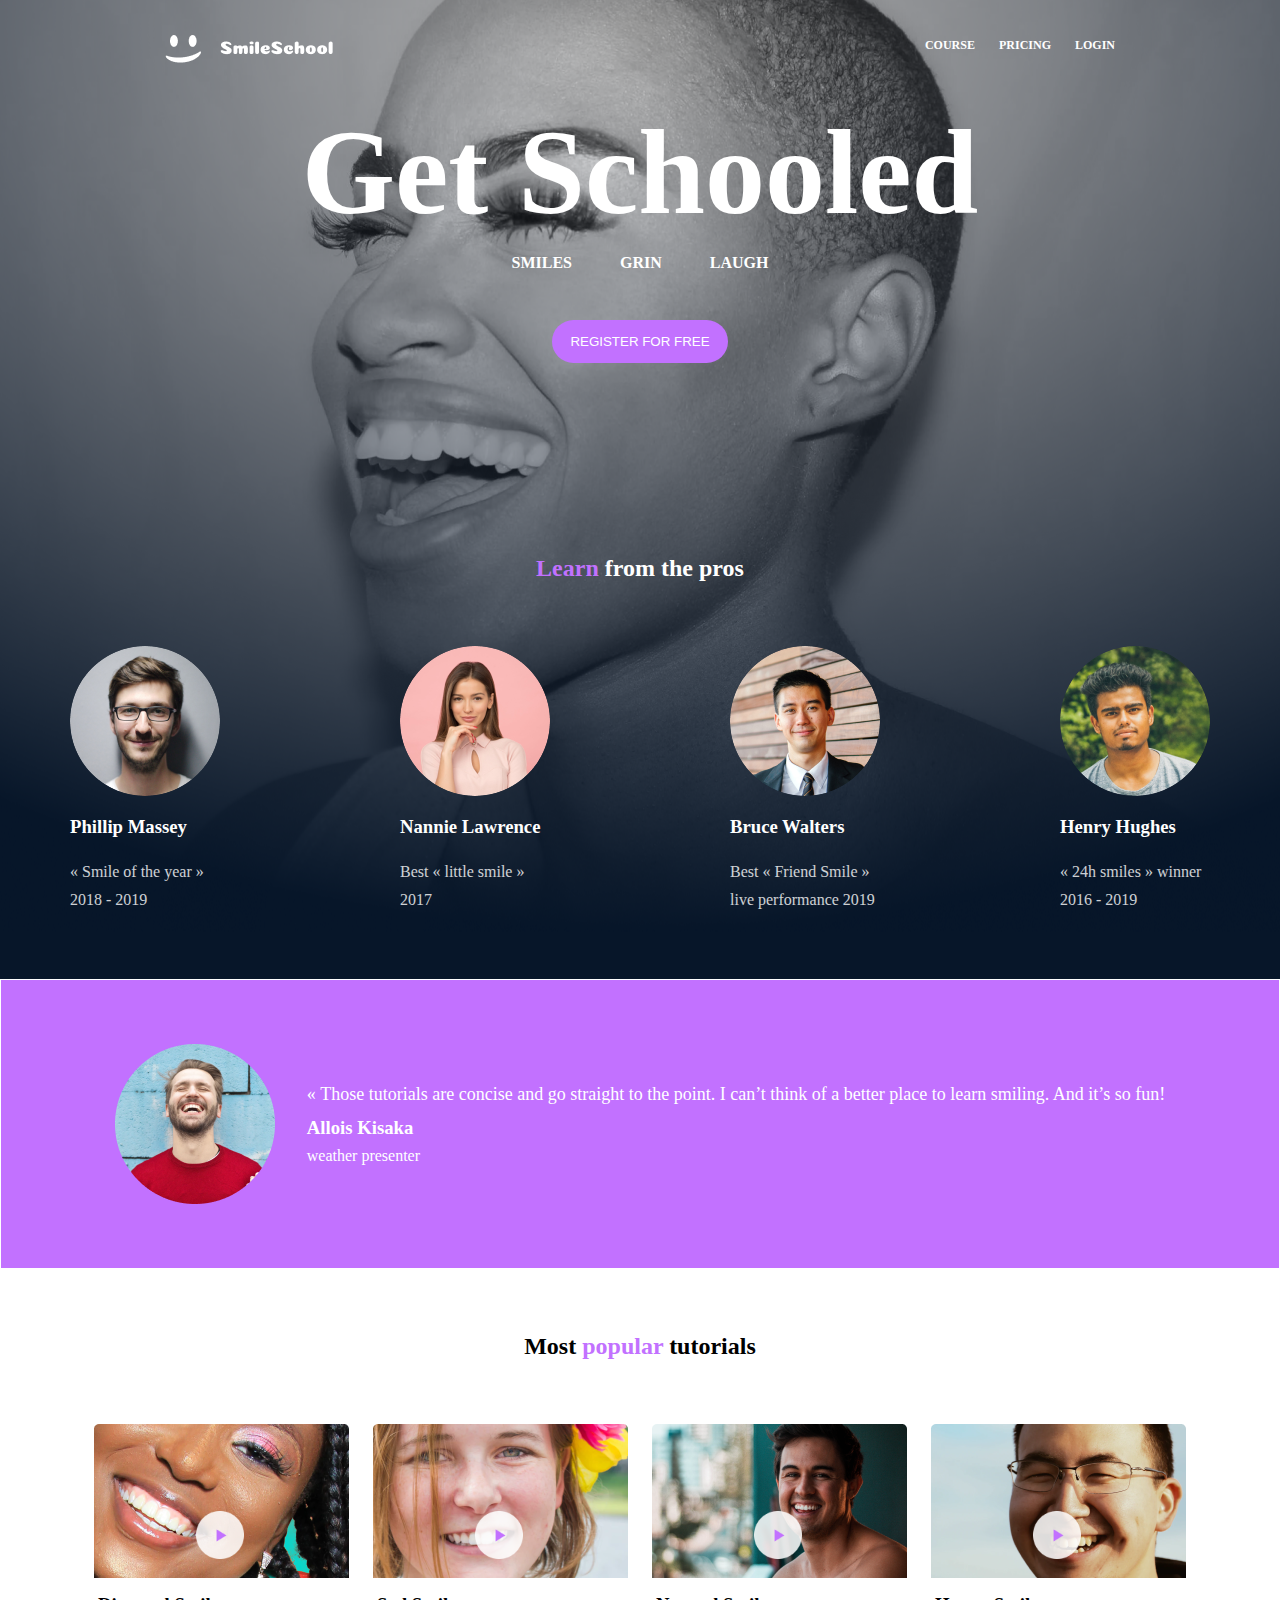
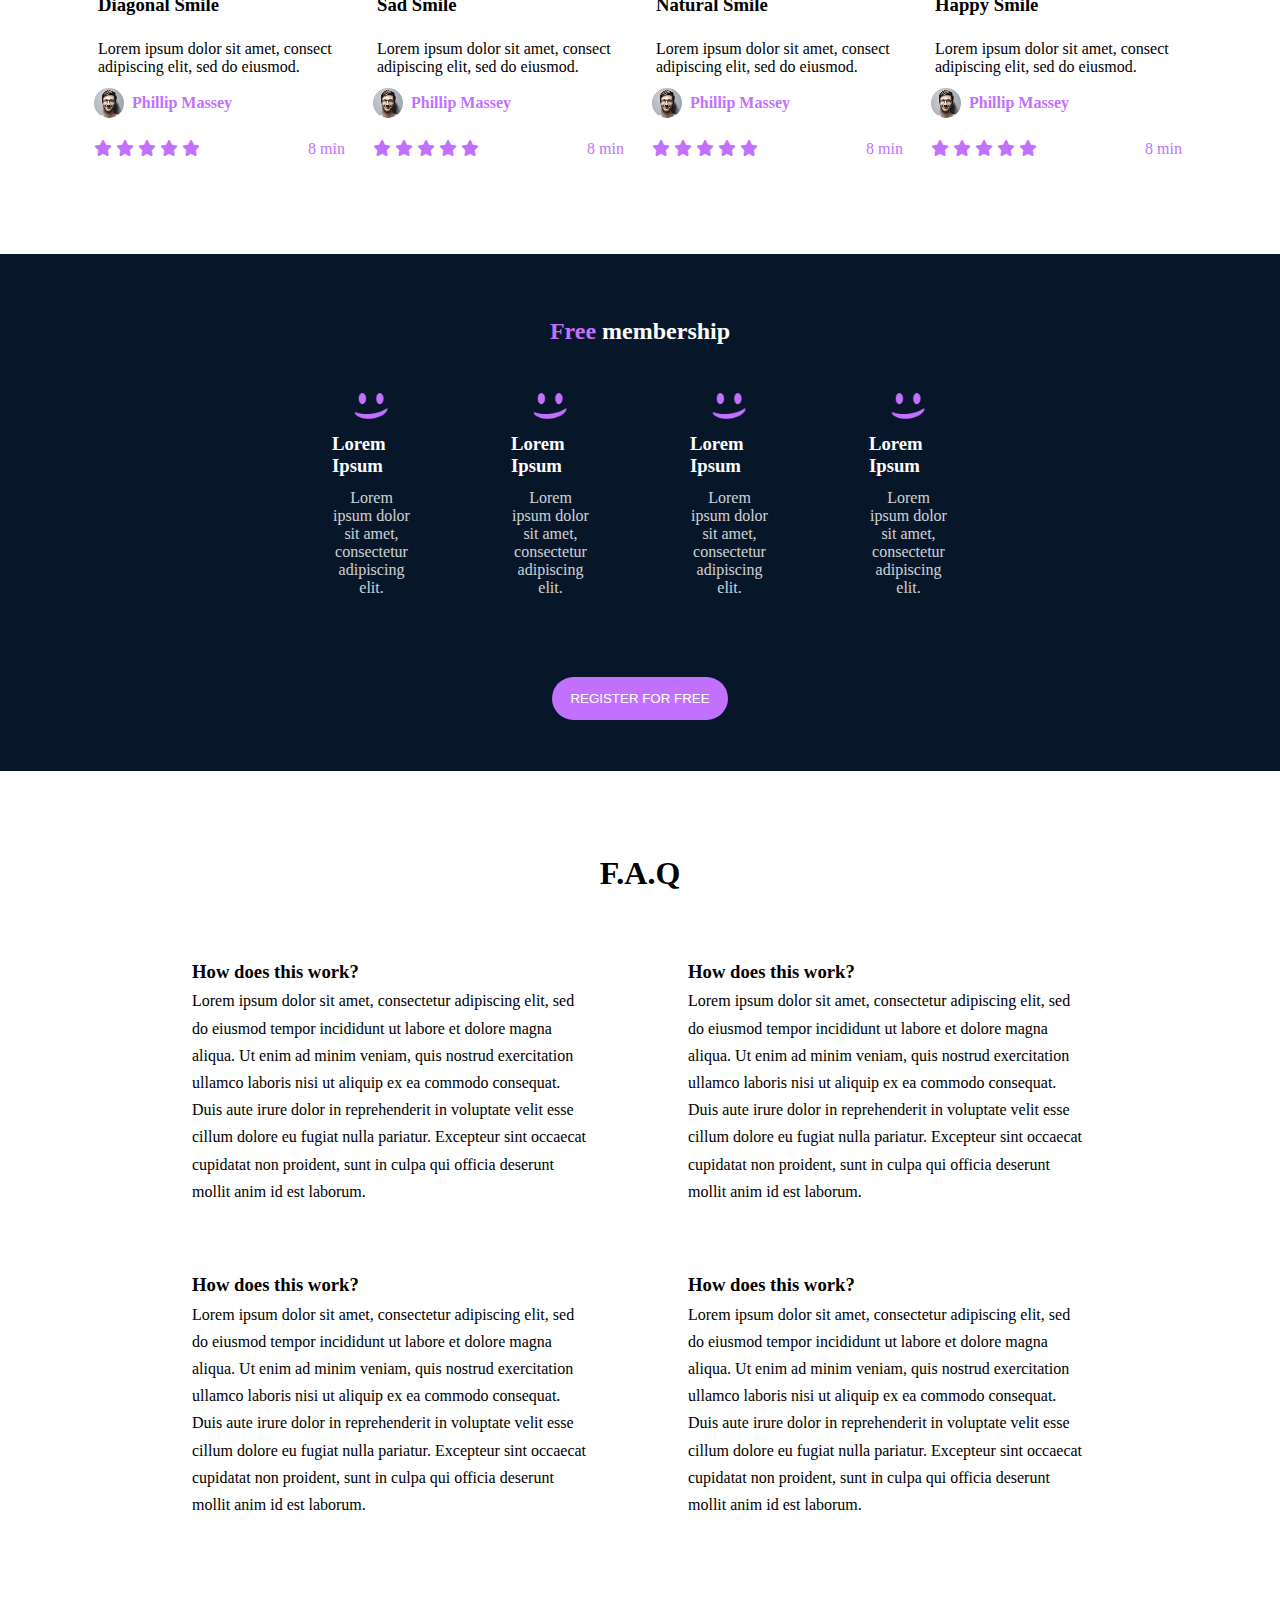
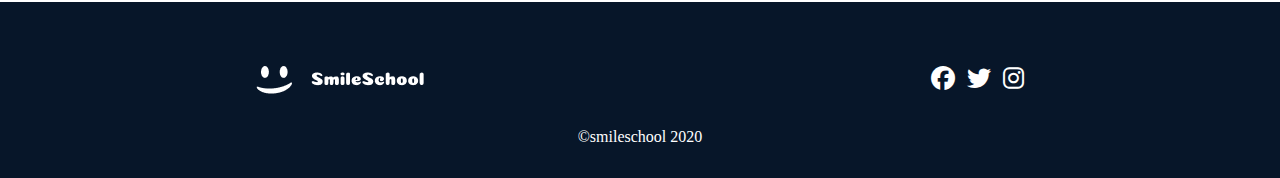
<file: css_advanced/index.html>
<!DOCTYPE html>
<html lang="en">
  <head>
    <meta charset="UTF-8" />
    <meta name="viewport" content="width=device-width, initial-scale=1.0" />
    <title>Document</title>
    <link rel="stylesheet" href="index.css" />
    <link
      rel="stylesheet"
      href="https://cdnjs.cloudflare.com/ajax/libs/font-awesome/6.5.0/css/all.min.css"
    />
  </head>
  <body>
    <div class="covered-background">
      <header>
        <nav>
          <a href=""><img src="assets/logo.png" alt="" /></a>
          <ul>
            <li><a href="">COURSE</a></li>
            <li><a href="">PRICING</a></li>
            <li><a href="">LOGIN</a></li>
          </ul>
        </nav>
      </header>

      <section>
        <div>
          <h1>Get Schooled</h1>
          <div class="sub-heading">
            <span>SMILES</span>
            <span>GRIN</span>
            <span>LAUGH</span>
          </div>
          <div class="register-button">
            <button>REGISTER FOR FREE</button>
          </div>
        </div>

        <div class="pros">
          <h2><span class="text-purple">Learn</span> from the pros</h2>
          <div class="pros-info">
            <div class="pros-info-container">
              <img src="assets/philip.png" alt="An image of Philip" />
              <h3>Phillip Massey</h3>
              <p>« Smile of the year » 2018 - 2019</p>
            </div>
            <div class="pros-info-container">
              <img src="assets/nannie.png" alt="An image of Nannie" />
              <h3>Nannie Lawrence</h3>
              <p>Best « little smile » 2017</p>
            </div>
            <div class="pros-info-container">
              <img src="assets/bruce.png" alt="An image of Bruce" />
              <h3>Bruce Walters</h3>
              <p>Best « Friend Smile » live performance 2019</p>
            </div>
            <div class="pros-info-container">
              <img src="assets/henry.png" alt="An image of Henry" />
              <h3>Henry Hughes</h3>
              <p>« 24h smiles » winner 2016 - 2019</p>
            </div>
          </div>
        </div>
      </section>
    </div>
    <main>
      <section class="hero">
        <img src="assets/hero.png" alt="hero image" />
        <div>
          <blockquote class="blockquote">
            « Those tutorials are concise and go straight to the point. I can’t
            think of a better place to learn smiling. And it’s so fun!
          </blockquote>
          <h3>Allois Kisaka</h3>
          <p>weather presenter</p>
        </div>
      </section>

      <section class="advert">
        <h2>Most <span class="text-purple">popular</span> tutorials</h2>
        <div class="advert-container">
          <div class="advert-item">
            <img
              src="assets/smiles/diagonal.png"
              alt="a person with a diagonal smile"
            />
            <h3>Diagonal Smile</h3>
            <p>
              Lorem ipsum dolor sit amet, consect adipiscing elit, sed do
              eiusmod.
            </p>
            <img
              src="assets/smiles/play.png"
              alt="play icon"
              class="play-icon"
            />
            <div class="author">
              <img src="assets/smiles/philiip.png" alt="philip massey" />
              <h4>Phillip Massey</h4>
            </div>
            <div class="stars-container">
              <div class="stars">
                <div><i class="fa-solid fa-star"></i></div>
                <div><i class="fa-solid fa-star"></i></div>
                <div><i class="fa-solid fa-star"></i></div>
                <div><i class="fa-solid fa-star"></i></div>
                <div><i class="fa-solid fa-star"></i></div>
              </div>
              <p>8 min</p>
            </div>
          </div>
          <div class="advert-item">
            <img src="assets/smiles/sad.png" alt="a person with a sad smile" />
            <h3>Sad Smile</h3>
            <p>
              Lorem ipsum dolor sit amet, consect adipiscing elit, sed do
              eiusmod.
            </p>
            <img
              src="assets/smiles/play.png"
              alt="play icon"
              class="play-icon"
            />
            <div class="author">
              <img src="assets/smiles/philiip.png" alt="philip massey" />
              <h4>Phillip Massey</h4>
            </div>
            <div class="stars-container">
              <div class="stars">
                <div><i class="fa-solid fa-star"></i></div>
                <div><i class="fa-solid fa-star"></i></div>
                <div><i class="fa-solid fa-star"></i></div>
                <div><i class="fa-solid fa-star"></i></div>
                <div><i class="fa-solid fa-star"></i></div>
              </div>
              <p>8 min</p>
            </div>
          </div>
          <div class="advert-item">
            <img
              src="assets/smiles/natural.png"
              alt="a person with a natural smile"
            />
            <h3>Natural Smile</h3>
            <p>
              Lorem ipsum dolor sit amet, consect adipiscing elit, sed do
              eiusmod.
            </p>
            <img
              src="assets/smiles/play.png"
              alt="play icon"
              class="play-icon"
            />
            <div class="author">
              <img src="assets/smiles/philiip.png" alt="philip massey" />
              <h4>Phillip Massey</h4>
            </div>
            <div class="stars-container">
              <div class="stars">
                <div><i class="fa-solid fa-star"></i></div>
                <div><i class="fa-solid fa-star"></i></div>
                <div><i class="fa-solid fa-star"></i></div>
                <div><i class="fa-solid fa-star"></i></div>
                <div><i class="fa-solid fa-star"></i></div>
              </div>
              <p>8 min</p>
            </div>
          </div>
          <div class="advert-item">
            <img
              src="assets/smiles/happy.png"
              alt="a person with a happy smile"
            />
            <h3>Happy Smile</h3>
            <p>
              Lorem ipsum dolor sit amet, consect adipiscing elit, sed do
              eiusmod.
            </p>
            <img
              src="assets/smiles/play.png"
              alt="play icon"
              class="play-icon"
            />
            <div class="author">
              <img src="assets/smiles/philiip.png" alt="philip massey" />
              <h4>Phillip Massey</h4>
            </div>
            <div class="stars-container">
              <div class="stars">
                <div><i class="fa-solid fa-star"></i></div>
                <div><i class="fa-solid fa-star"></i></div>
                <div><i class="fa-solid fa-star"></i></div>
                <div><i class="fa-solid fa-star"></i></div>
                <div><i class="fa-solid fa-star"></i></div>
              </div>
              <p>8 min</p>
            </div>
          </div>
        </div>
      </section>

      <section class="membership">
        <h2><span class="text-purple">Free</span> membership</h2>
        <div class="membership-container">
          <div class="membership-item">
            <img
              src="assets/membership-smile.png"
              alt="membership smile icon"
            />
            <h3>Lorem Ipsum</h3>
            <p>Lorem ipsum dolor sit amet, consectetur adipiscing elit.</p>
          </div>
          <div class="membership-item">
            <img
              src="assets/membership-smile.png"
              alt="membership smile icon"
            />
            <h3>Lorem Ipsum</h3>
            <p>Lorem ipsum dolor sit amet, consectetur adipiscing elit.</p>
          </div>
          <div class="membership-item">
            <img
              src="assets/membership-smile.png"
              alt="membership smile icon"
            />
            <h3>Lorem Ipsum</h3>
            <p>Lorem ipsum dolor sit amet, consectetur adipiscing elit.</p>
          </div>
          <div class="membership-item">
            <img
              src="assets/membership-smile.png"
              alt="membership smile icon"
            />
            <h3>Lorem Ipsum</h3>
            <p>Lorem ipsum dolor sit amet, consectetur adipiscing elit.</p>
          </div>
        </div>
        <div class="register-button">
          <button>REGISTER FOR FREE</button>
        </div>
      </section>

      <section class="faq">
        <h2>F.A.Q</h2>
        <div class="row1">
          <div class="row-item">
            <div><h3>How does this work?</h3></div>
            <div>
              Lorem ipsum dolor sit amet, consectetur adipiscing elit, sed do
              eiusmod tempor incididunt ut labore et dolore magna aliqua. Ut
              enim ad minim veniam, quis nostrud exercitation ullamco laboris
              nisi ut aliquip ex ea commodo consequat. Duis aute irure dolor in
              reprehenderit in voluptate velit esse cillum dolore eu fugiat
              nulla pariatur. Excepteur sint occaecat cupidatat non proident,
              sunt in culpa qui officia deserunt mollit anim id est laborum.
            </div>
          </div>

          <div class="row-item">
            <div>
              <h3>How does this work?</h3>
            </div>
            <div>
              Lorem ipsum dolor sit amet, consectetur adipiscing elit, sed do
              eiusmod tempor incididunt ut labore et dolore magna aliqua. Ut
              enim ad minim veniam, quis nostrud exercitation ullamco laboris
              nisi ut aliquip ex ea commodo consequat. Duis aute irure dolor in
              reprehenderit in voluptate velit esse cillum dolore eu fugiat
              nulla pariatur. Excepteur sint occaecat cupidatat non proident,
              sunt in culpa qui officia deserunt mollit anim id est laborum.
            </div>
          </div>
        </div>

        <div class="row2">
          <div class="row-item">
            <div><h3>How does this work?</h3></div>
            <div>
              Lorem ipsum dolor sit amet, consectetur adipiscing elit, sed do
              eiusmod tempor incididunt ut labore et dolore magna aliqua. Ut
              enim ad minim veniam, quis nostrud exercitation ullamco laboris
              nisi ut aliquip ex ea commodo consequat. Duis aute irure dolor in
              reprehenderit in voluptate velit esse cillum dolore eu fugiat
              nulla pariatur. Excepteur sint occaecat cupidatat non proident,
              sunt in culpa qui officia deserunt mollit anim id est laborum.
            </div>
          </div>

          <div class="row-item">
            <div><h3>How does this work?</h3></div>
            <div>
              Lorem ipsum dolor sit amet, consectetur adipiscing elit, sed do
              eiusmod tempor incididunt ut labore et dolore magna aliqua. Ut
              enim ad minim veniam, quis nostrud exercitation ullamco laboris
              nisi ut aliquip ex ea commodo consequat. Duis aute irure dolor in
              reprehenderit in voluptate velit esse cillum dolore eu fugiat
              nulla pariatur. Excepteur sint occaecat cupidatat non proident,
              sunt in culpa qui officia deserunt mollit anim id est laborum.
            </div>
          </div>
        </div>
      </section>
    </main>
    <footer>
      <section class="footer">
        <div class="footer-logo">
          <img src="assets/logo.png" alt="logo" />
          <div class="footer-icons">
            <i class="fa-brands fa-facebook"></i>
            <i class="fa-brands fa-twitter"></i>
            <i class="fa-brands fa-instagram"></i>
          </div>
        </div>
        <p class="footer-copyright">©smileschool 2020</p>
      </section>
    </footer>
  </body>
</html>
</file>
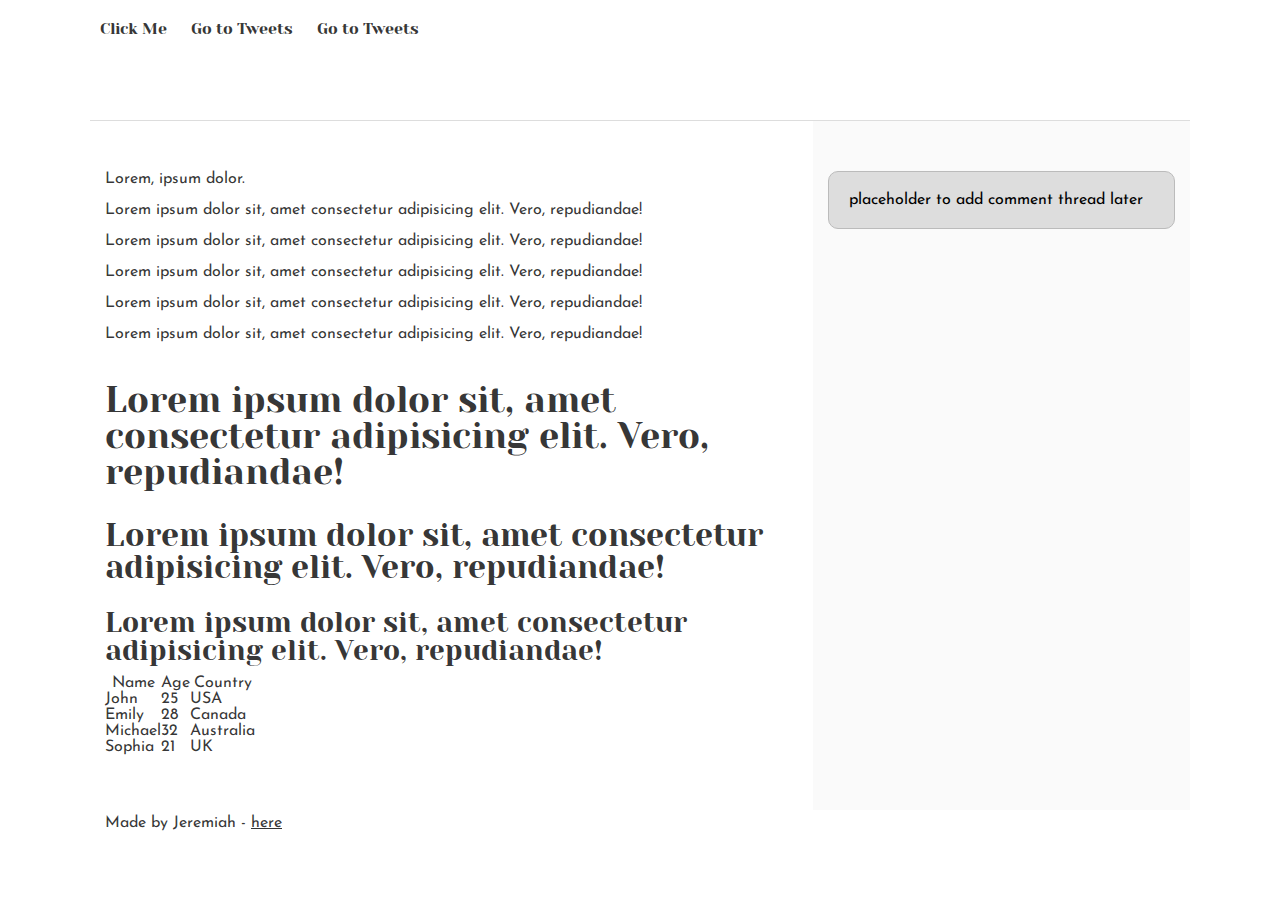
<file: css_basic/index.html>
<!DOCTYPE html>
<html lang="en">
  <head>
    <meta charset="UTF-8" />
    <meta name="viewport" content="width=device-width, initial-scale=1.0" />
    <title>Basic HTML</title>
    <link href="base.css" rel="stylesheet" />
    <link href="styles.css" rel="stylesheet" />
  </head>
  <body class="works_on_smartphone">
    <header>
      <ul>
        <li>
          <a
            href="https://www.pexels.com/photo/majestic-red-deer-strolling-in-richmond-park-32296411/"
            >Click Me</a
          >
        </li>
        <li><a href="tweets.html" target="_blank">Go to Tweets</a></li>
        <li><a href="tweets.html" target="_blank">Go to Tweets</a></li>
      </ul>
    </header>
    <main>
      <article>
        <p>Lorem, ipsum dolor.</p>
        <p>
          Lorem ipsum dolor sit, amet consectetur adipisicing elit. Vero,
          repudiandae!
        </p>
        <p>
          Lorem ipsum dolor sit, amet consectetur adipisicing elit. Vero,
          repudiandae!
        </p>
        <p>
          Lorem ipsum dolor sit, amet consectetur adipisicing elit. Vero,
          repudiandae!
        </p>
        <p>
          Lorem ipsum dolor sit, amet consectetur adipisicing elit. Vero,
          repudiandae!
        </p>
        <p>
          Lorem ipsum dolor sit, amet consectetur adipisicing elit. Vero,
          repudiandae!
        </p>
        <h1>
          Lorem ipsum dolor sit, amet consectetur adipisicing elit. Vero,
          repudiandae!
        </h1>
        <h2>
          Lorem ipsum dolor sit, amet consectetur adipisicing elit. Vero,
          repudiandae!
        </h2>
        <h3>
          Lorem ipsum dolor sit, amet consectetur adipisicing elit. Vero,
          repudiandae!
        </h3>

        <table>
          <thead>
            <tr>
              <th>Name</th>
              <th>Age</th>
              <th>Country</th>
            </tr>
          </thead>

          <tbody>
            <tr>
              <td>John</td>
              <td>25</td>
              <td>USA</td>
            </tr>

            <tr>
              <td>Emily</td>
              <td>28</td>
              <td>Canada</td>
            </tr>

            <tr>
              <td>Michael</td>
              <td>32</td>
              <td>Australia</td>
            </tr>

            <tr>
              <td>Sophia</td>
              <td>21</td>
              <td>UK</td>
            </tr>
          </tbody>
        </table>
      </article>
      <aside>
        <p>placeholder to add comment thread later</p>
      </aside>
    </main>
    <footer>
      <p>
        Made by Jeremiah -
        <a
          href="https://www.pexels.com/photo/majestic-red-deer-strolling-in-richmond-park-32296411/"
          target="_blank"
          >here</a
        >
      </p>
    </footer>
  </body>
</html>
</file>
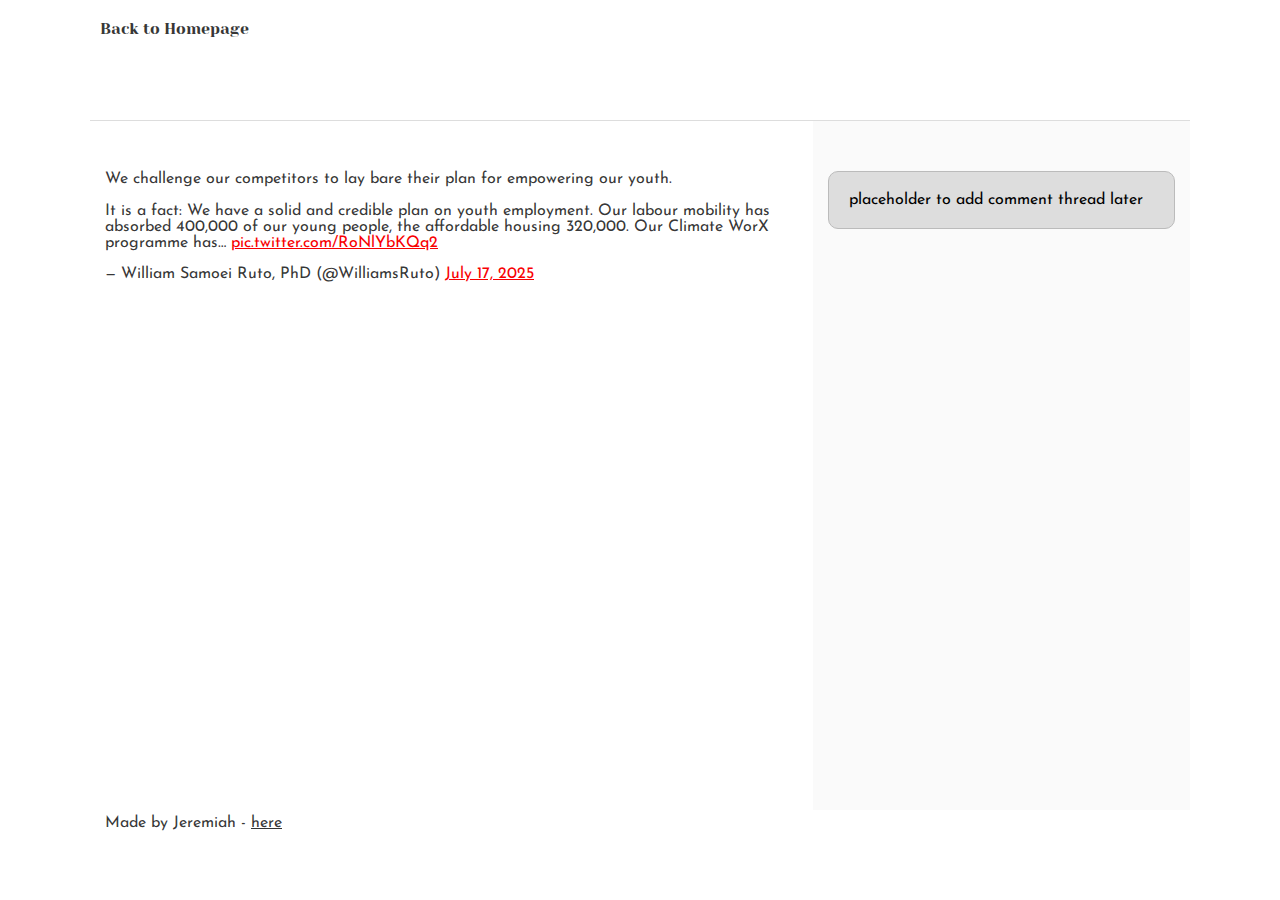
<file: css_basic/tweets.html>
<!DOCTYPE html>
<html lang="en">
  <head>
    <meta charset="UTF-8" />
    <meta name="viewport" content="width=device-width, initial-scale=1.0" />
    <title>Basic HTML</title>
    <link href="base.css" rel="stylesheet" />
    <link href="styles.css" rel="stylesheet" />
  </head>
  <body>
    <header>
      <ul>
        <li><a href="index.html">Back to Homepage</a></li>
      </ul>
    </header>
    <main>
      <article>
        <blockquote class="twitter-tweet">
          <p lang="en" dir="ltr">
            We challenge our competitors to lay bare their plan for empowering
            our youth. <br /><br />It is a fact: We have a solid and credible
            plan on youth employment. Our labour mobility has absorbed 400,000
            of our young people, the affordable housing 320,000. Our Climate
            WorX programme has…
            <a href="https://t.co/RoNlYbKQq2">pic.twitter.com/RoNlYbKQq2</a>
          </p>
          &mdash; William Samoei Ruto, PhD (@WilliamsRuto)
          <a
            href="https://twitter.com/WilliamsRuto/status/1945816817806475382?ref_src=twsrc%5Etfw"
            >July 17, 2025</a
          >
        </blockquote>
        <script
          async
          src="https://platform.twitter.com/widgets.js"
          charset="utf-8"
        ></script>
      </article>
      <aside>
        <p>placeholder to add comment thread later</p>
      </aside>
    </main>
    <footer>
      <p>
        Made by Jeremiah -
        <a
          href="https://www.pexels.com/photo/majestic-red-deer-strolling-in-richmond-park-32296411/"
          target="_blank"
          >here</a
        >
      </p>
    </footer>
  </body>
</html>
</file>
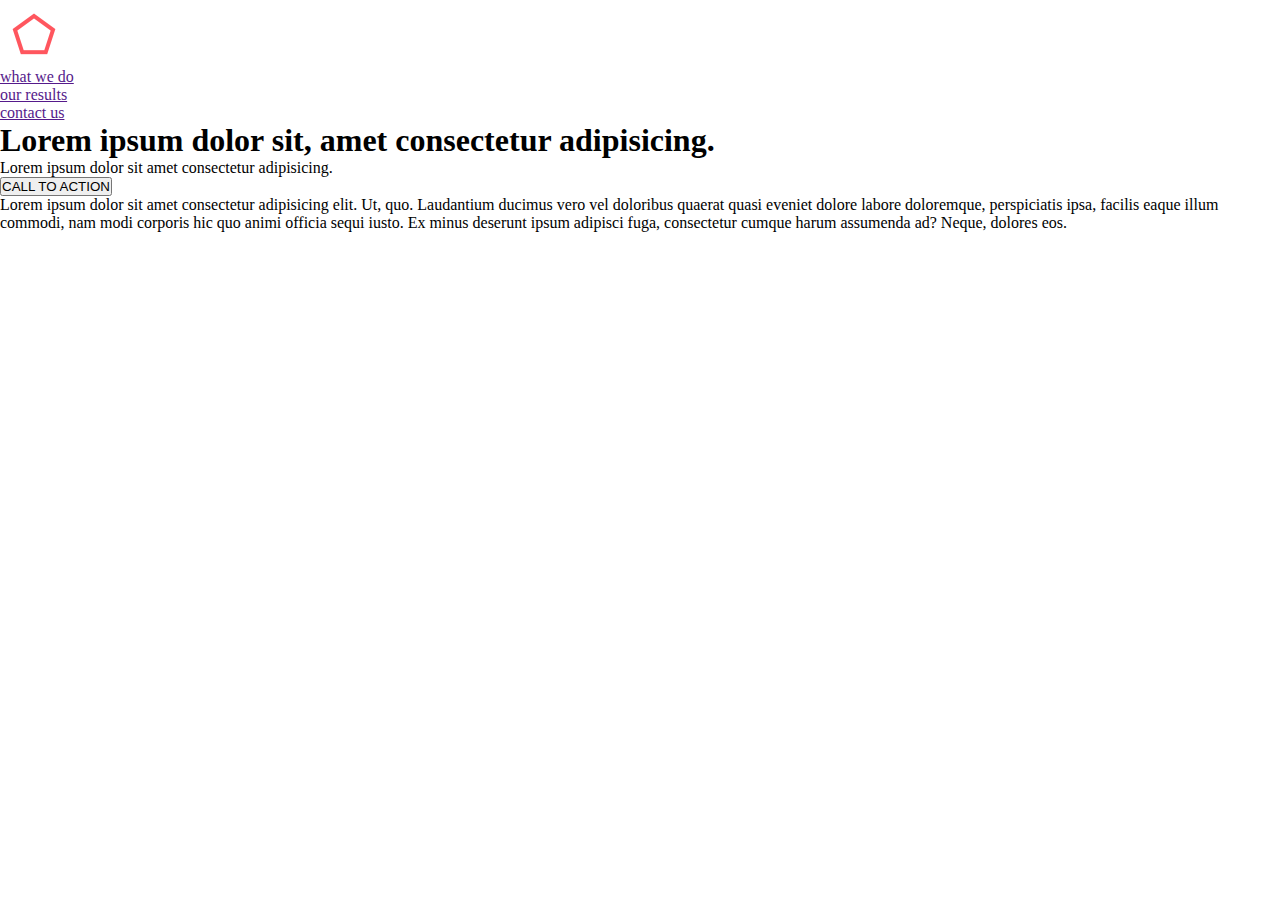
<file: headphones/0-index.html>
<!DOCTYPE html>
<html lang="en">
  <head>
    <meta charset="UTF-8" />
    <meta name="viewport" content="width=device-width, initial-scale=1.0" />
    <title>HEADPHONES PROJECT</title>
    <link
      rel="shortcut icon"
      href="assets/images/favicon.ico"
      type="image/x-icon"
    />
    <link rel="stylesheet" href="0-styles.css" />
  </head>
  <body>
    <header>
      <nav>
        <img src="assets/images/logo_headphones.png" alt="logo" class="logo" />
        <ul class="nav-list">
          <li><a href="" class="link">what we do</a></li>
          <li><a href="" class="link">our results</a></li>
          <li><a href="" class="link">contact us</a></li>
        </ul>
      </nav>
      <section class="hero-1">
        <div class="title">
          <h1>Lorem ipsum dolor sit, amet consectetur adipisicing.</h1>
          <p>Lorem ipsum dolor sit amet consectetur adipisicing.</p>
        </div>
        <button class="action">CALL TO ACTION</button>
        <div class="content">
          <p>
            Lorem ipsum dolor sit amet consectetur adipisicing elit. Ut, quo.
            Laudantium ducimus vero vel doloribus quaerat quasi eveniet dolore
            labore doloremque, perspiciatis ipsa, facilis eaque illum commodi,
            nam modi corporis hic quo animi officia sequi iusto. Ex minus
            deserunt ipsum adipisci fuga, consectetur cumque harum assumenda ad?
            Neque, dolores eos.
          </p>
        </div>
      </section>
    </header>
    <main></main>
    <footer></footer>
  </body>
</html>
</file>
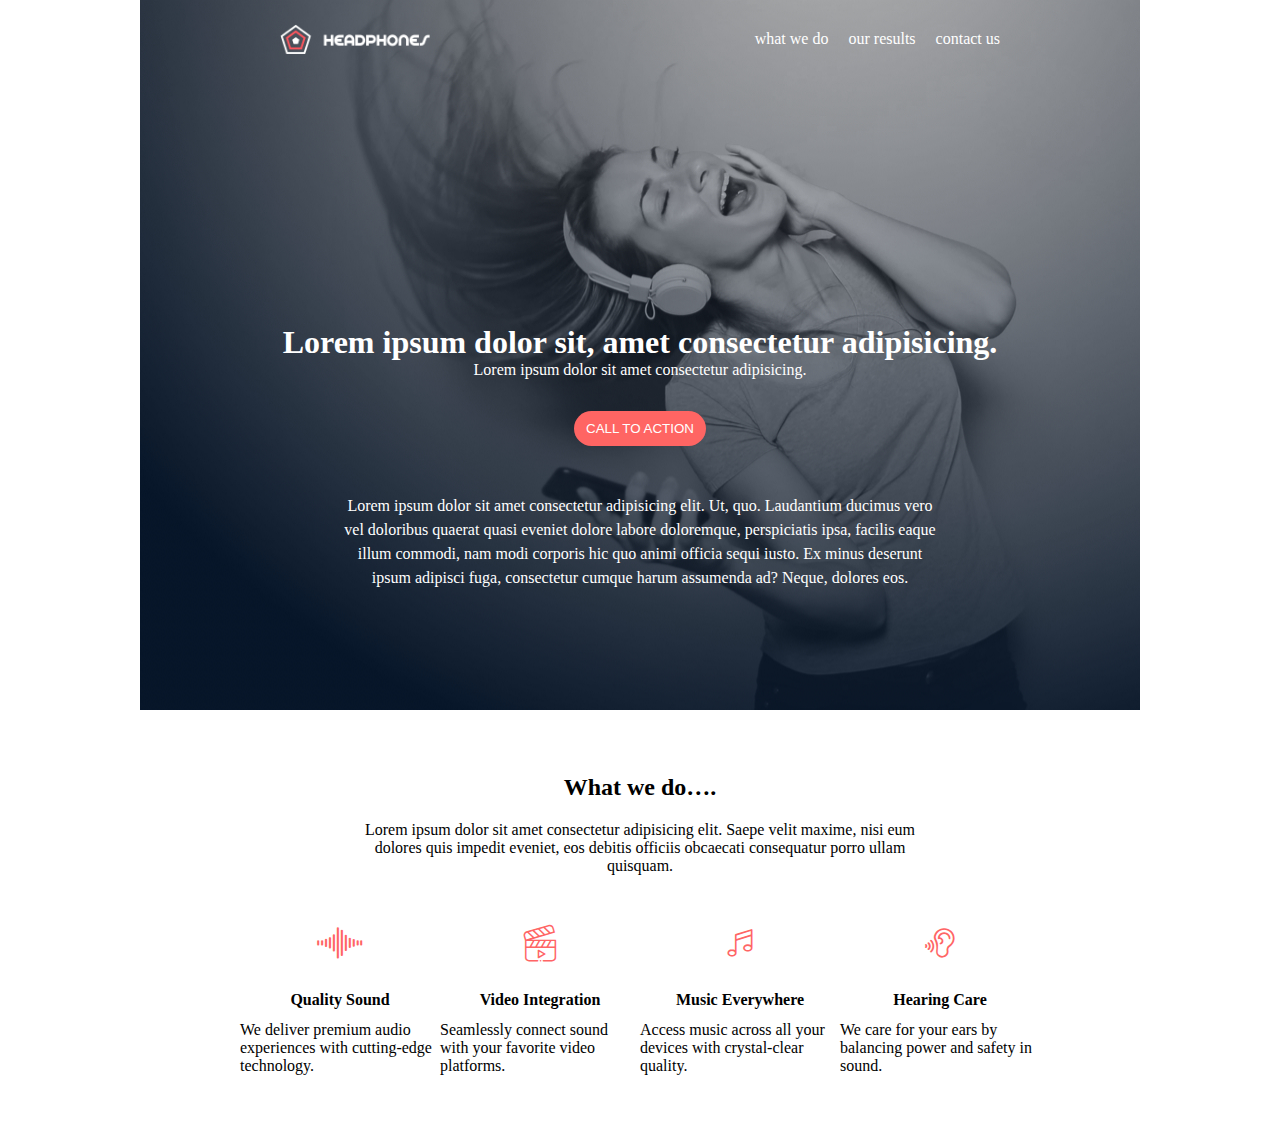
<file: headphones/1-index.html>
<!DOCTYPE html>
<html lang="en">
  <head>
    <meta charset="UTF-8" />
    <meta name="viewport" content="width=device-width, initial-scale=1.0" />
    <title>HEADPHONES PROJECT</title>
    <link
      rel="shortcut icon"
      href="assets/images/favicon.ico"
      type="image/x-icon"
    />
    <link rel="stylesheet" href="1-styles.css" />
    <link rel="stylesheet" href="style.css" />
  </head>
  <body>
    <header>
      <nav>
        <img src="assets/images/logo_headphones.png" alt="logo" class="logo" />
        <ul class="nav-list">
          <li><a href="" class="link">what we do</a></li>
          <li><a href="" class="link">our results</a></li>
          <li><a href="" class="link">contact us</a></li>
        </ul>
      </nav>
      <section class="hero-1">
        <div class="title">
          <h1>Lorem ipsum dolor sit, amet consectetur adipisicing.</h1>
          <p>Lorem ipsum dolor sit amet consectetur adipisicing.</p>
        </div>
        <button class="action">CALL TO ACTION</button>
        <div class="content">
          <p>
            Lorem ipsum dolor sit amet consectetur adipisicing elit. Ut, quo.
            Laudantium ducimus vero vel doloribus quaerat quasi eveniet dolore
            labore doloremque, perspiciatis ipsa, facilis eaque illum commodi,
            nam modi corporis hic quo animi officia sequi iusto. Ex minus
            deserunt ipsum adipisci fuga, consectetur cumque harum assumenda ad?
            Neque, dolores eos.
          </p>
        </div>
      </section>
    </header>
    <main>
      <section class="mandate">
        <h2>What we do….</h2>

        <div class="content">
          Lorem ipsum dolor sit amet consectetur adipisicing elit. Saepe velit
          maxime, nisi eum dolores quis impedit eveniet, eos debitis officiis
          obcaecati consequatur porro ullam quisquam.
        </div>

        <div class="items-container">
          <div class="item">
            <span class="icon holberton_school-icon-ic_sound"></span>
            <h4>Quality Sound</h4>
            <p>
              We deliver premium audio experiences with cutting-edge technology.
            </p>
          </div>

          <div class="item">
            <span class="icon holberton_school-icon-ic_video"></span>
            <h4>Video Integration</h4>
            <p>Seamlessly connect sound with your favorite video platforms.</p>
          </div>

          <div class="item">
            <span class="icon holberton_school-icon-ic_music"></span>
            <h4>Music Everywhere</h4>
            <p>
              Access music across all your devices with crystal-clear quality.
            </p>
          </div>

          <div class="item">
            <span class="icon holberton_school-icon-ic_hearing"></span>
            <h4>Hearing Care</h4>
            <p>We care for your ears by balancing power and safety in sound.</p>
          </div>
        </div>
      </section>
    </main>
    <footer></footer>
  </body>
</html>
</file>
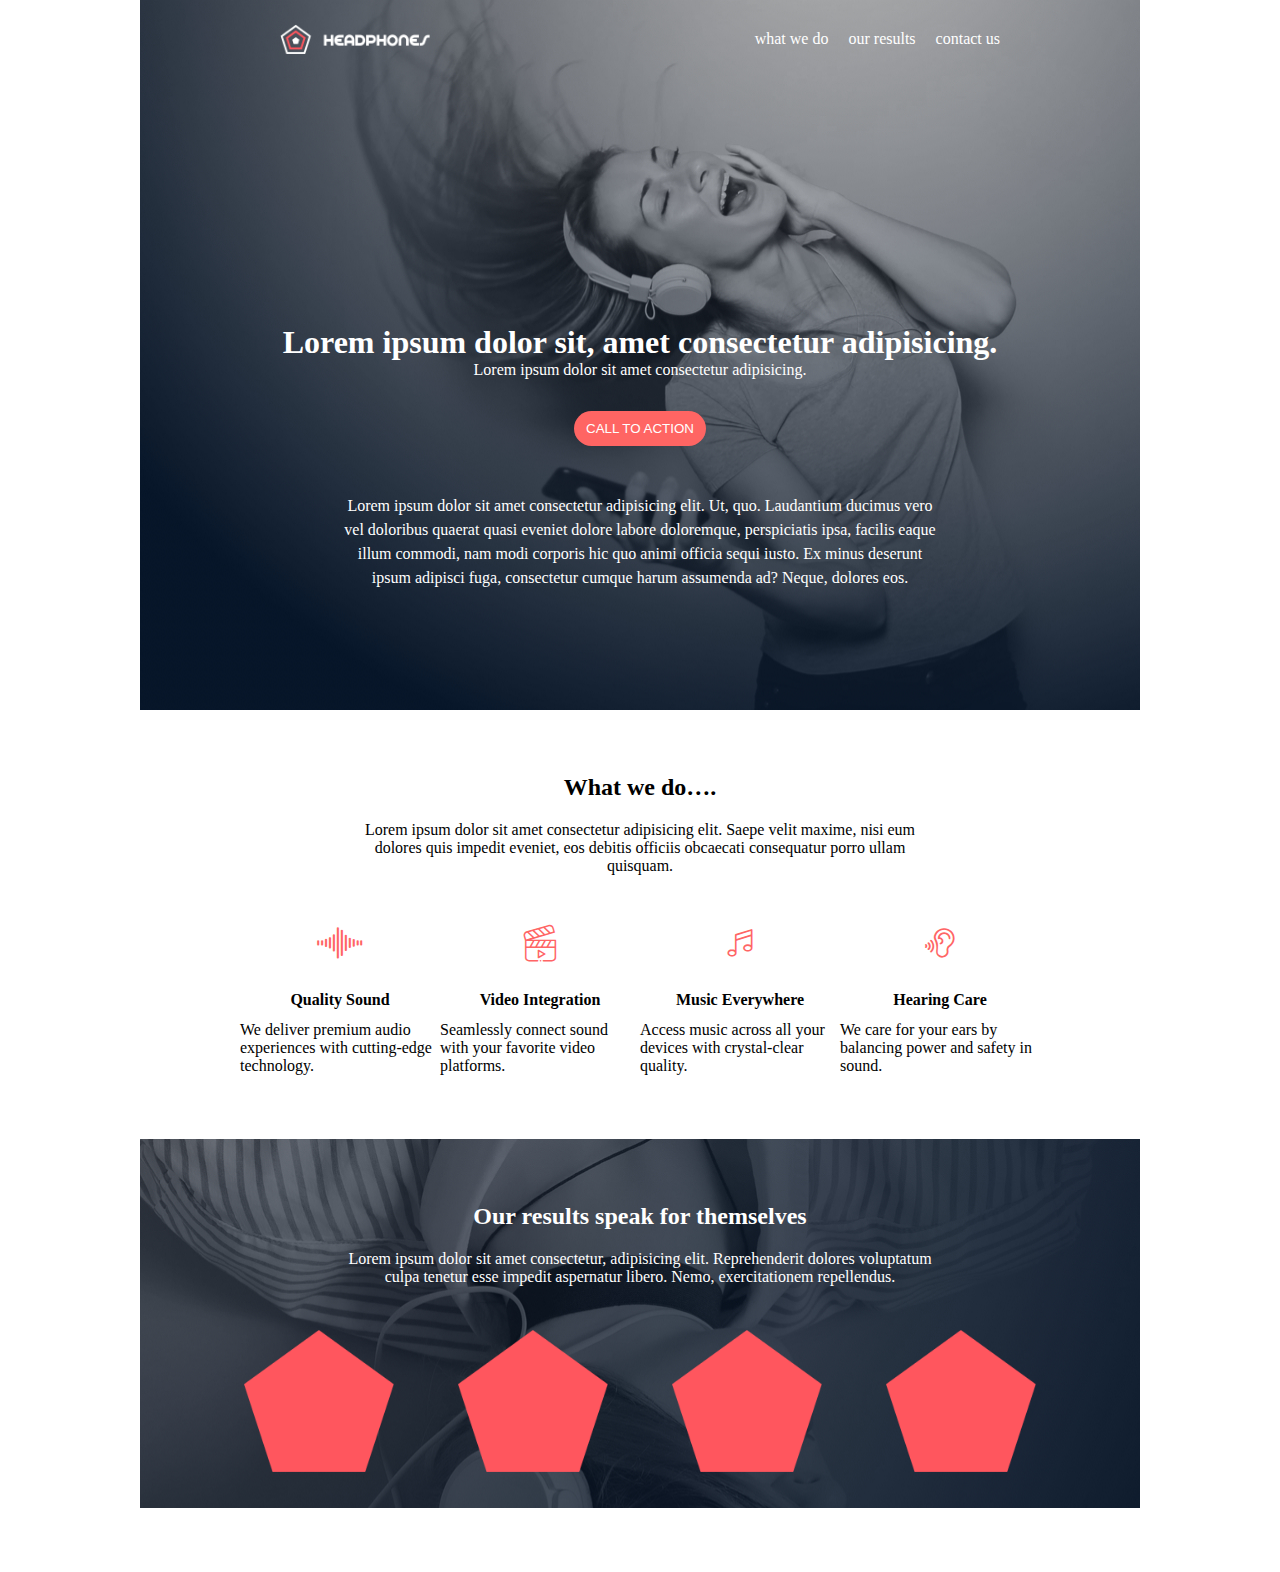
<file: headphones/2-index.html>
<!DOCTYPE html>
<html lang="en">
  <head>
    <meta charset="UTF-8" />
    <meta name="viewport" content="width=device-width, initial-scale=1.0" />
    <title>HEADPHONES PROJECT</title>
    <link
      rel="shortcut icon"
      href="assets/images/favicon.ico"
      type="image/x-icon"
    />
    <link rel="stylesheet" href="2-styles.css" />
    <link rel="stylesheet" href="style.css" />
  </head>
  <body>
    <header>
      <nav>
        <img src="assets/images/logo_headphones.png" alt="logo" class="logo" />
        <ul class="nav-list">
          <li><a href="" class="link">what we do</a></li>
          <li><a href="" class="link">our results</a></li>
          <li><a href="" class="link">contact us</a></li>
        </ul>
      </nav>
      <section class="hero-1">
        <div class="title">
          <h1>Lorem ipsum dolor sit, amet consectetur adipisicing.</h1>
          <p>Lorem ipsum dolor sit amet consectetur adipisicing.</p>
        </div>
        <button class="action">CALL TO ACTION</button>
        <div class="content">
          <p>
            Lorem ipsum dolor sit amet consectetur adipisicing elit. Ut, quo.
            Laudantium ducimus vero vel doloribus quaerat quasi eveniet dolore
            labore doloremque, perspiciatis ipsa, facilis eaque illum commodi,
            nam modi corporis hic quo animi officia sequi iusto. Ex minus
            deserunt ipsum adipisci fuga, consectetur cumque harum assumenda ad?
            Neque, dolores eos.
          </p>
        </div>
      </section>
    </header>
    <main>
      <section class="mandate">
        <h2>What we do….</h2>

        <div class="content">
          Lorem ipsum dolor sit amet consectetur adipisicing elit. Saepe velit
          maxime, nisi eum dolores quis impedit eveniet, eos debitis officiis
          obcaecati consequatur porro ullam quisquam.
        </div>

        <div class="items-container">
          <div class="item">
            <span class="icon holberton_school-icon-ic_sound"></span>
            <h4>Quality Sound</h4>
            <p>
              We deliver premium audio experiences with cutting-edge technology.
            </p>
          </div>

          <div class="item">
            <span class="icon holberton_school-icon-ic_video"></span>
            <h4>Video Integration</h4>
            <p>Seamlessly connect sound with your favorite video platforms.</p>
          </div>

          <div class="item">
            <span class="icon holberton_school-icon-ic_music"></span>
            <h4>Music Everywhere</h4>
            <p>
              Access music across all your devices with crystal-clear quality.
            </p>
          </div>

          <div class="item">
            <span class="icon holberton_school-icon-ic_hearing"></span>
            <h4>Hearing Care</h4>
            <p>We care for your ears by balancing power and safety in sound.</p>
          </div>
        </div>
      </section>

      <section class="results">
        <h2>Our results speak for themselves</h2>
        <div class="content">
          Lorem ipsum dolor sit amet consectetur, adipisicing elit.
          Reprehenderit dolores voluptatum culpa tenetur esse impedit aspernatur
          libero. Nemo, exercitationem repellendus.
        </div>
        <div class="results-container">
          <div class="image">
            <img class="item-image" src="assets/images/pentagone.png" alt="" />
          </div>
          <div class="image">
            <img class="item-image" src="assets/images/pentagone.png" alt="" />
          </div>
          <div class="image">
            <img class="item-image" src="assets/images/pentagone.png" alt="" />
          </div>
          <div class="image">
            <img class="item-image" src="assets/images/pentagone.png" alt="" />
          </div>
        </div>
      </section>
    </main>
    <footer></footer>
  </body>
</html>
</file>
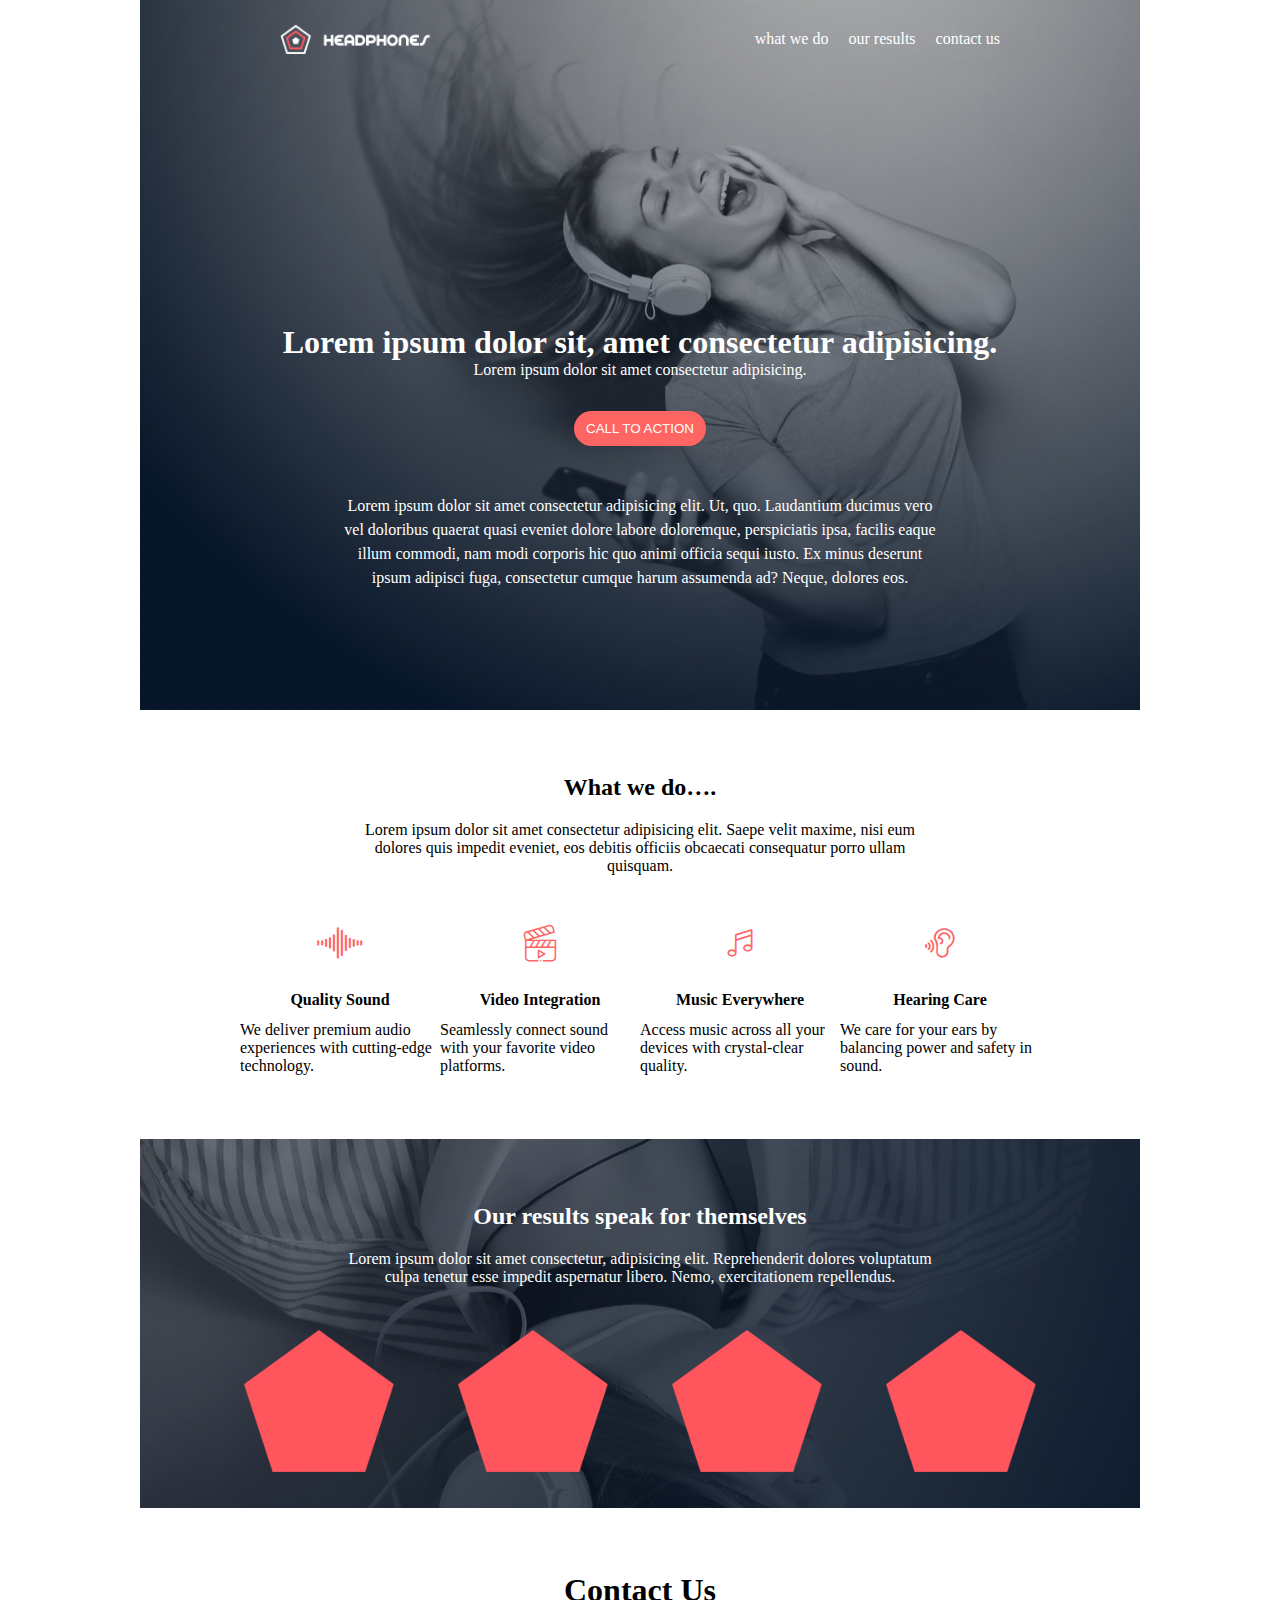
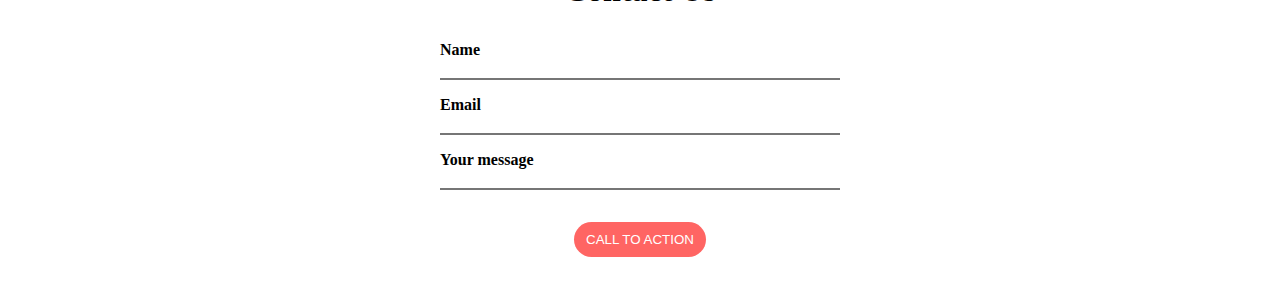
<file: headphones/3-index.html>
<!DOCTYPE html>
<html lang="en">
  <head>
    <meta charset="UTF-8" />
    <meta name="viewport" content="width=device-width, initial-scale=1.0" />
    <title>HEADPHONES PROJECT</title>
    <link
      rel="shortcut icon"
      href="assets/images/favicon.ico"
      type="image/x-icon"
    />
    <link rel="stylesheet" href="3-styles.css" />
    <link rel="stylesheet" href="style.css" />
  </head>
  <body>
    <header>
      <nav>
        <img src="assets/images/logo_headphones.png" alt="logo" class="logo" />
        <ul class="nav-list">
          <li><a href="" class="link">what we do</a></li>
          <li><a href="" class="link">our results</a></li>
          <li><a href="" class="link">contact us</a></li>
        </ul>
      </nav>
      <section class="hero-1">
        <div class="title">
          <h1>Lorem ipsum dolor sit, amet consectetur adipisicing.</h1>
          <p>Lorem ipsum dolor sit amet consectetur adipisicing.</p>
        </div>
        <button class="action">CALL TO ACTION</button>
        <div class="content">
          <p>
            Lorem ipsum dolor sit amet consectetur adipisicing elit. Ut, quo.
            Laudantium ducimus vero vel doloribus quaerat quasi eveniet dolore
            labore doloremque, perspiciatis ipsa, facilis eaque illum commodi,
            nam modi corporis hic quo animi officia sequi iusto. Ex minus
            deserunt ipsum adipisci fuga, consectetur cumque harum assumenda ad?
            Neque, dolores eos.
          </p>
        </div>
      </section>
    </header>
    <main>
      <section class="mandate">
        <h2>What we do….</h2>

        <div class="content">
          Lorem ipsum dolor sit amet consectetur adipisicing elit. Saepe velit
          maxime, nisi eum dolores quis impedit eveniet, eos debitis officiis
          obcaecati consequatur porro ullam quisquam.
        </div>

        <div class="items-container">
          <div class="item">
            <span class="icon holberton_school-icon-ic_sound"></span>
            <h4>Quality Sound</h4>
            <p>
              We deliver premium audio experiences with cutting-edge technology.
            </p>
          </div>

          <div class="item">
            <span class="icon holberton_school-icon-ic_video"></span>
            <h4>Video Integration</h4>
            <p>Seamlessly connect sound with your favorite video platforms.</p>
          </div>

          <div class="item">
            <span class="icon holberton_school-icon-ic_music"></span>
            <h4>Music Everywhere</h4>
            <p>
              Access music across all your devices with crystal-clear quality.
            </p>
          </div>

          <div class="item">
            <span class="icon holberton_school-icon-ic_hearing"></span>
            <h4>Hearing Care</h4>
            <p>We care for your ears by balancing power and safety in sound.</p>
          </div>
        </div>
      </section>

      <section class="results">
        <h2>Our results speak for themselves</h2>
        <div class="content">
          Lorem ipsum dolor sit amet consectetur, adipisicing elit.
          Reprehenderit dolores voluptatum culpa tenetur esse impedit aspernatur
          libero. Nemo, exercitationem repellendus.
        </div>
        <div class="results-container">
          <div class="image">
            <img class="item-image" src="assets/images/pentagone.png" alt="" />
          </div>
          <div class="image">
            <img class="item-image" src="assets/images/pentagone.png" alt="" />
          </div>
          <div class="image">
            <img class="item-image" src="assets/images/pentagone.png" alt="" />
          </div>
          <div class="image">
            <img class="item-image" src="assets/images/pentagone.png" alt="" />
          </div>
        </div>
      </section>

      <section class="contact">
        <h1>Contact Us</h1>
        <form action="" class="form">
          <div class="form-group">
            <label for=""> Name </label>
            <input type="text" />
          </div>
          <div class="form-group">
            <label for=""> Email </label>
            <input type="text" />
          </div>
          <div class="form-group">
            <label for=""> Your message </label>
            <input type="text" />
          </div>

          <div class="center">
            <button class="action">CALL TO ACTION</button>
          </div>
        </form>
      </section>
    </main>
    <footer></footer>
  </body>
</html>
</file>
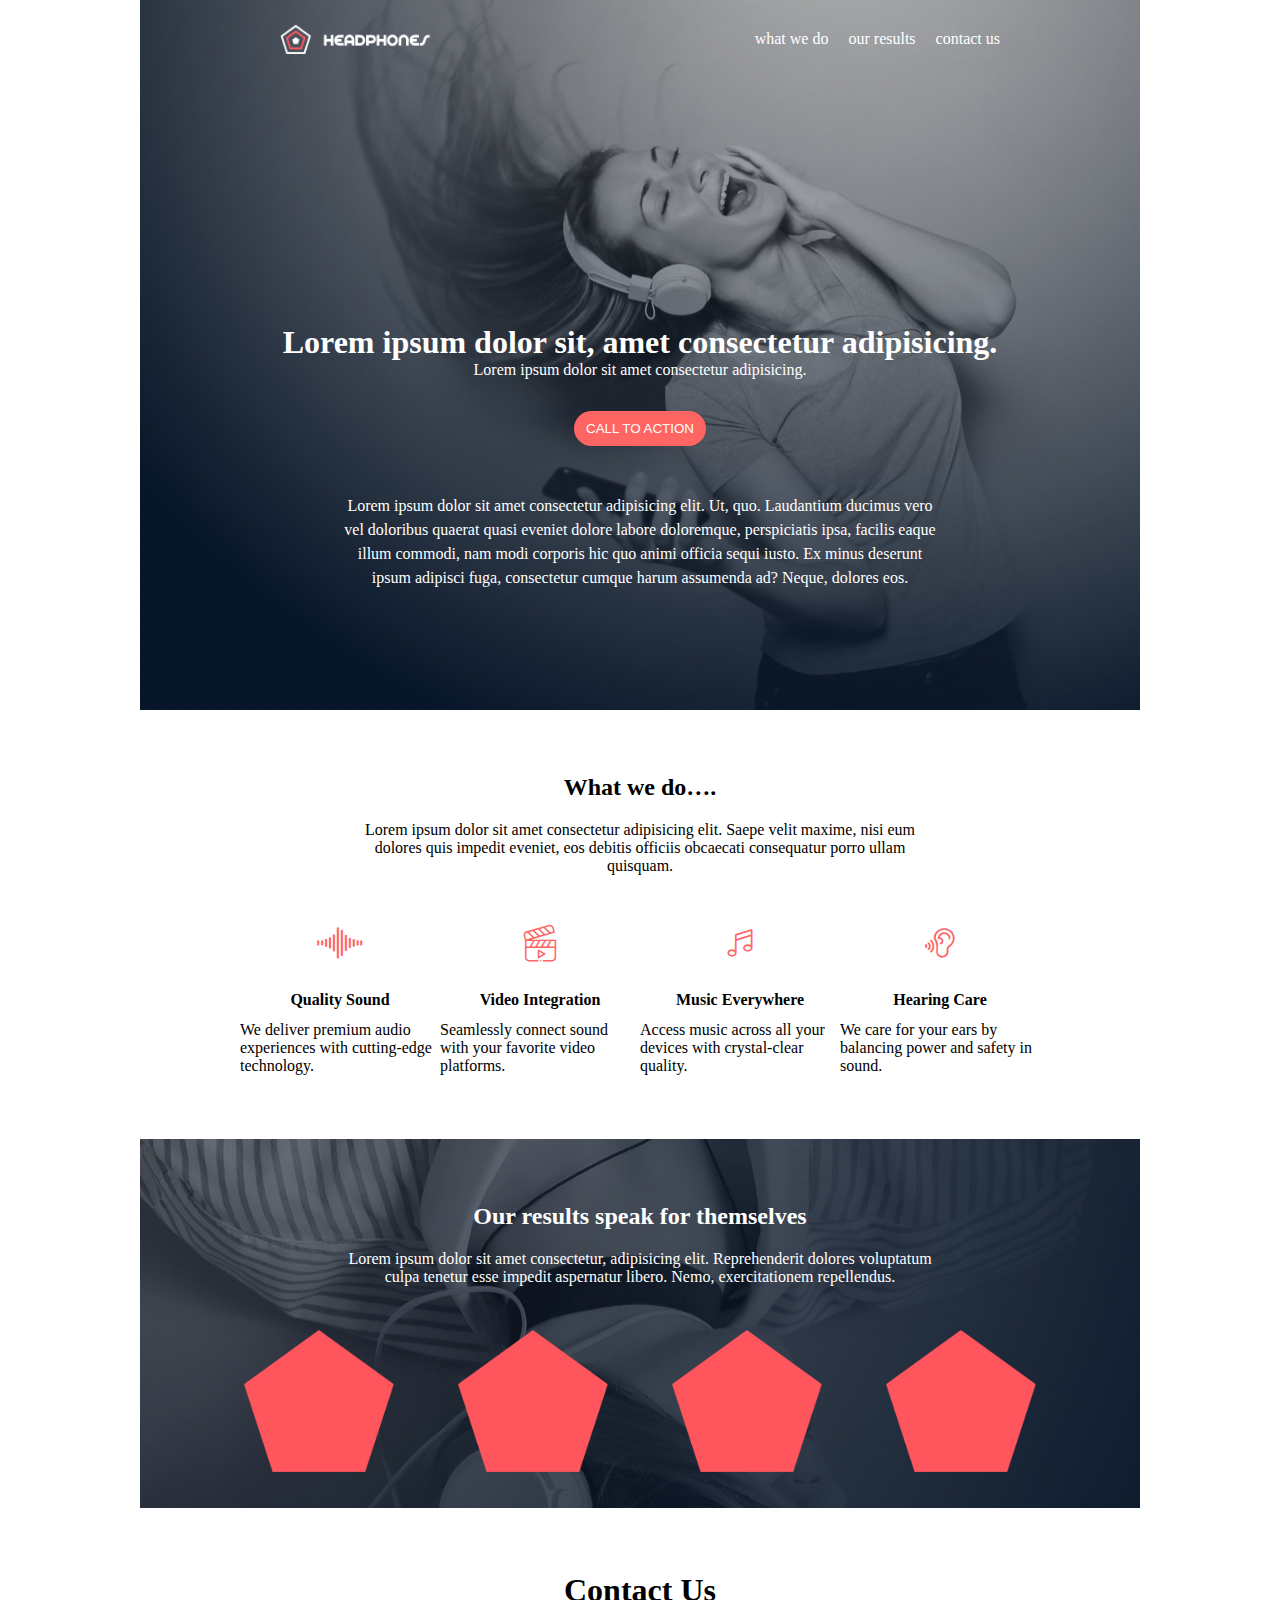
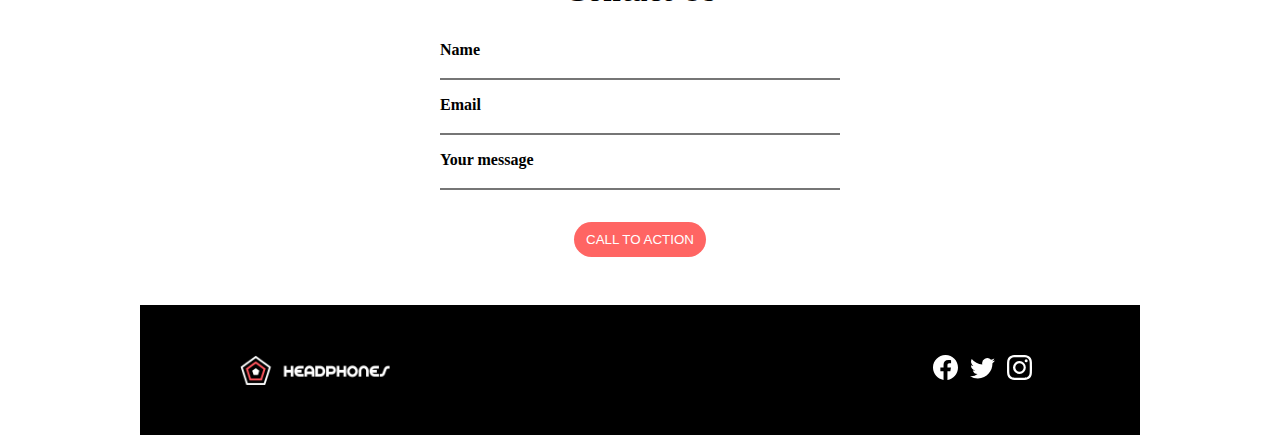
<file: headphones/4-index.html>
<!DOCTYPE html>
<html lang="en">
  <head>
    <meta charset="UTF-8" />
    <meta name="viewport" content="width=device-width, initial-scale=1.0" />
    <title>HEADPHONES PROJECT</title>
    <link
      rel="shortcut icon"
      href="assets/images/favicon.ico"
      type="image/x-icon"
    />
    <link rel="stylesheet" href="4-styles.css" />
    <link rel="stylesheet" href="style.css" />
  </head>

  <body>
    <header>
      <nav>
        <img src="assets/images/logo_headphones.png" alt="logo" class="logo" />
        <ul class="nav-list">
          <li><a href="" class="link">what we do</a></li>
          <li><a href="" class="link">our results</a></li>
          <li><a href="" class="link">contact us</a></li>
        </ul>
      </nav>
      <section class="hero-1">
        <div class="title">
          <h1>Lorem ipsum dolor sit, amet consectetur adipisicing.</h1>
          <p>Lorem ipsum dolor sit amet consectetur adipisicing.</p>
        </div>
        <button class="action">CALL TO ACTION</button>
        <div class="content">
          <p>
            Lorem ipsum dolor sit amet consectetur adipisicing elit. Ut, quo.
            Laudantium ducimus vero vel doloribus quaerat quasi eveniet dolore
            labore doloremque, perspiciatis ipsa, facilis eaque illum commodi,
            nam modi corporis hic quo animi officia sequi iusto. Ex minus
            deserunt ipsum adipisci fuga, consectetur cumque harum assumenda ad?
            Neque, dolores eos.
          </p>
        </div>
      </section>
    </header>
    <main>
      <section class="mandate">
        <h2>What we do….</h2>

        <div class="content">
          Lorem ipsum dolor sit amet consectetur adipisicing elit. Saepe velit
          maxime, nisi eum dolores quis impedit eveniet, eos debitis officiis
          obcaecati consequatur porro ullam quisquam.
        </div>

        <div class="items-container">
          <div class="item">
            <span class="icon holberton_school-icon-ic_sound"></span>
            <h4>Quality Sound</h4>
            <p>
              We deliver premium audio experiences with cutting-edge technology.
            </p>
          </div>

          <div class="item">
            <span class="icon holberton_school-icon-ic_video"></span>
            <h4>Video Integration</h4>
            <p>Seamlessly connect sound with your favorite video platforms.</p>
          </div>

          <div class="item">
            <span class="icon holberton_school-icon-ic_music"></span>
            <h4>Music Everywhere</h4>
            <p>
              Access music across all your devices with crystal-clear quality.
            </p>
          </div>

          <div class="item">
            <span class="icon holberton_school-icon-ic_hearing"></span>
            <h4>Hearing Care</h4>
            <p>We care for your ears by balancing power and safety in sound.</p>
          </div>
        </div>
      </section>

      <section class="results">
        <h2>Our results speak for themselves</h2>
        <div class="content">
          Lorem ipsum dolor sit amet consectetur, adipisicing elit.
          Reprehenderit dolores voluptatum culpa tenetur esse impedit aspernatur
          libero. Nemo, exercitationem repellendus.
        </div>
        <div class="results-container">
          <div class="image">
            <img class="item-image" src="assets/images/pentagone.png" alt="" />
          </div>
          <div class="image">
            <img class="item-image" src="assets/images/pentagone.png" alt="" />
          </div>
          <div class="image">
            <img class="item-image" src="assets/images/pentagone.png" alt="" />
          </div>
          <div class="image">
            <img class="item-image" src="assets/images/pentagone.png" alt="" />
          </div>
        </div>
      </section>

      <section class="contact">
        <h1>Contact Us</h1>
        <form action="" class="form">
          <div class="form-group">
            <label for=""> Name </label>
            <input type="text" />
          </div>
          <div class="form-group">
            <label for=""> Email </label>
            <input type="text" />
          </div>
          <div class="form-group">
            <label for=""> Your message </label>
            <input type="text" />
          </div>

          <div class="center">
            <button class="action">CALL TO ACTION</button>
          </div>
        </form>
      </section>
    </main>
    <footer>
      <img src="assets/images/logo_headphones.png" alt="" />
      <div class="socials">
        <svg
          xmlns="http://www.w3.org/2000/svg"
          width="16"
          height="16"
          fill="currentColor"
          class="bi bi-facebook"
          viewBox="0 0 16 16"
        >
          <path
            d="M16 8.049c0-4.446-3.582-8.05-8-8.05C3.58 0-.002 3.603-.002 8.05c0 4.017 2.926 7.347 6.75 7.951v-5.625h-2.03V8.05H6.75V6.275c0-2.017 1.195-3.131 3.022-3.131.876 0 1.791.157 1.791.157v1.98h-1.009c-.993 0-1.303.621-1.303 1.258v1.51h2.218l-.354 2.326H9.25V16c3.824-.604 6.75-3.934 6.75-7.951"
          />
        </svg>
        <svg
          xmlns="http://www.w3.org/2000/svg"
          width="16"
          height="16"
          fill="currentColor"
          class="bi bi-twitter"
          viewBox="0 0 16 16"
        >
          <path
            d="M5.026 15c6.038 0 9.341-5.003 9.341-9.334q.002-.211-.006-.422A6.7 6.7 0 0 0 16 3.542a6.7 6.7 0 0 1-1.889.518 3.3 3.3 0 0 0 1.447-1.817 6.5 6.5 0 0 1-2.087.793A3.286 3.286 0 0 0 7.875 6.03a9.32 9.32 0 0 1-6.767-3.429 3.29 3.29 0 0 0 1.018 4.382A3.3 3.3 0 0 1 .64 6.575v.045a3.29 3.29 0 0 0 2.632 3.218 3.2 3.2 0 0 1-.865.115 3 3 0 0 1-.614-.057 3.28 3.28 0 0 0 3.067 2.277A6.6 6.6 0 0 1 .78 13.58a6 6 0 0 1-.78-.045A9.34 9.34 0 0 0 5.026 15"
          />
        </svg>
        <svg
          xmlns="http://www.w3.org/2000/svg"
          width="16"
          height="16"
          fill="currentColor"
          class="bi bi-instagram"
          viewBox="0 0 16 16"
        >
          <path
            d="M8 0C5.829 0 5.556.01 4.703.048 3.85.088 3.269.222 2.76.42a3.9 3.9 0 0 0-1.417.923A3.9 3.9 0 0 0 .42 2.76C.222 3.268.087 3.85.048 4.7.01 5.555 0 5.827 0 8.001c0 2.172.01 2.444.048 3.297.04.852.174 1.433.372 1.942.205.526.478.972.923 1.417.444.445.89.719 1.416.923.51.198 1.09.333 1.942.372C5.555 15.99 5.827 16 8 16s2.444-.01 3.298-.048c.851-.04 1.434-.174 1.943-.372a3.9 3.9 0 0 0 1.416-.923c.445-.445.718-.891.923-1.417.197-.509.332-1.09.372-1.942C15.99 10.445 16 10.173 16 8s-.01-2.445-.048-3.299c-.04-.851-.175-1.433-.372-1.941a3.9 3.9 0 0 0-.923-1.417A3.9 3.9 0 0 0 13.24.42c-.51-.198-1.092-.333-1.943-.372C10.443.01 10.172 0 7.998 0zm-.717 1.442h.718c2.136 0 2.389.007 3.232.046.78.035 1.204.166 1.486.275.373.145.64.319.92.599s.453.546.598.92c.11.281.24.705.275 1.485.039.843.047 1.096.047 3.231s-.008 2.389-.047 3.232c-.035.78-.166 1.203-.275 1.485a2.5 2.5 0 0 1-.599.919c-.28.28-.546.453-.92.598-.28.11-.704.24-1.485.276-.843.038-1.096.047-3.232.047s-2.39-.009-3.233-.047c-.78-.036-1.203-.166-1.485-.276a2.5 2.5 0 0 1-.92-.598 2.5 2.5 0 0 1-.6-.92c-.109-.281-.24-.705-.275-1.485-.038-.843-.046-1.096-.046-3.233s.008-2.388.046-3.231c.036-.78.166-1.204.276-1.486.145-.373.319-.64.599-.92s.546-.453.92-.598c.282-.11.705-.24 1.485-.276.738-.034 1.024-.044 2.515-.045zm4.988 1.328a.96.96 0 1 0 0 1.92.96.96 0 0 0 0-1.92m-4.27 1.122a4.109 4.109 0 1 0 0 8.217 4.109 4.109 0 0 0 0-8.217m0 1.441a2.667 2.667 0 1 1 0 5.334 2.667 2.667 0 0 1 0-5.334"
          />
        </svg>
      </div>
    </footer>
  </body>
</html>
</file>
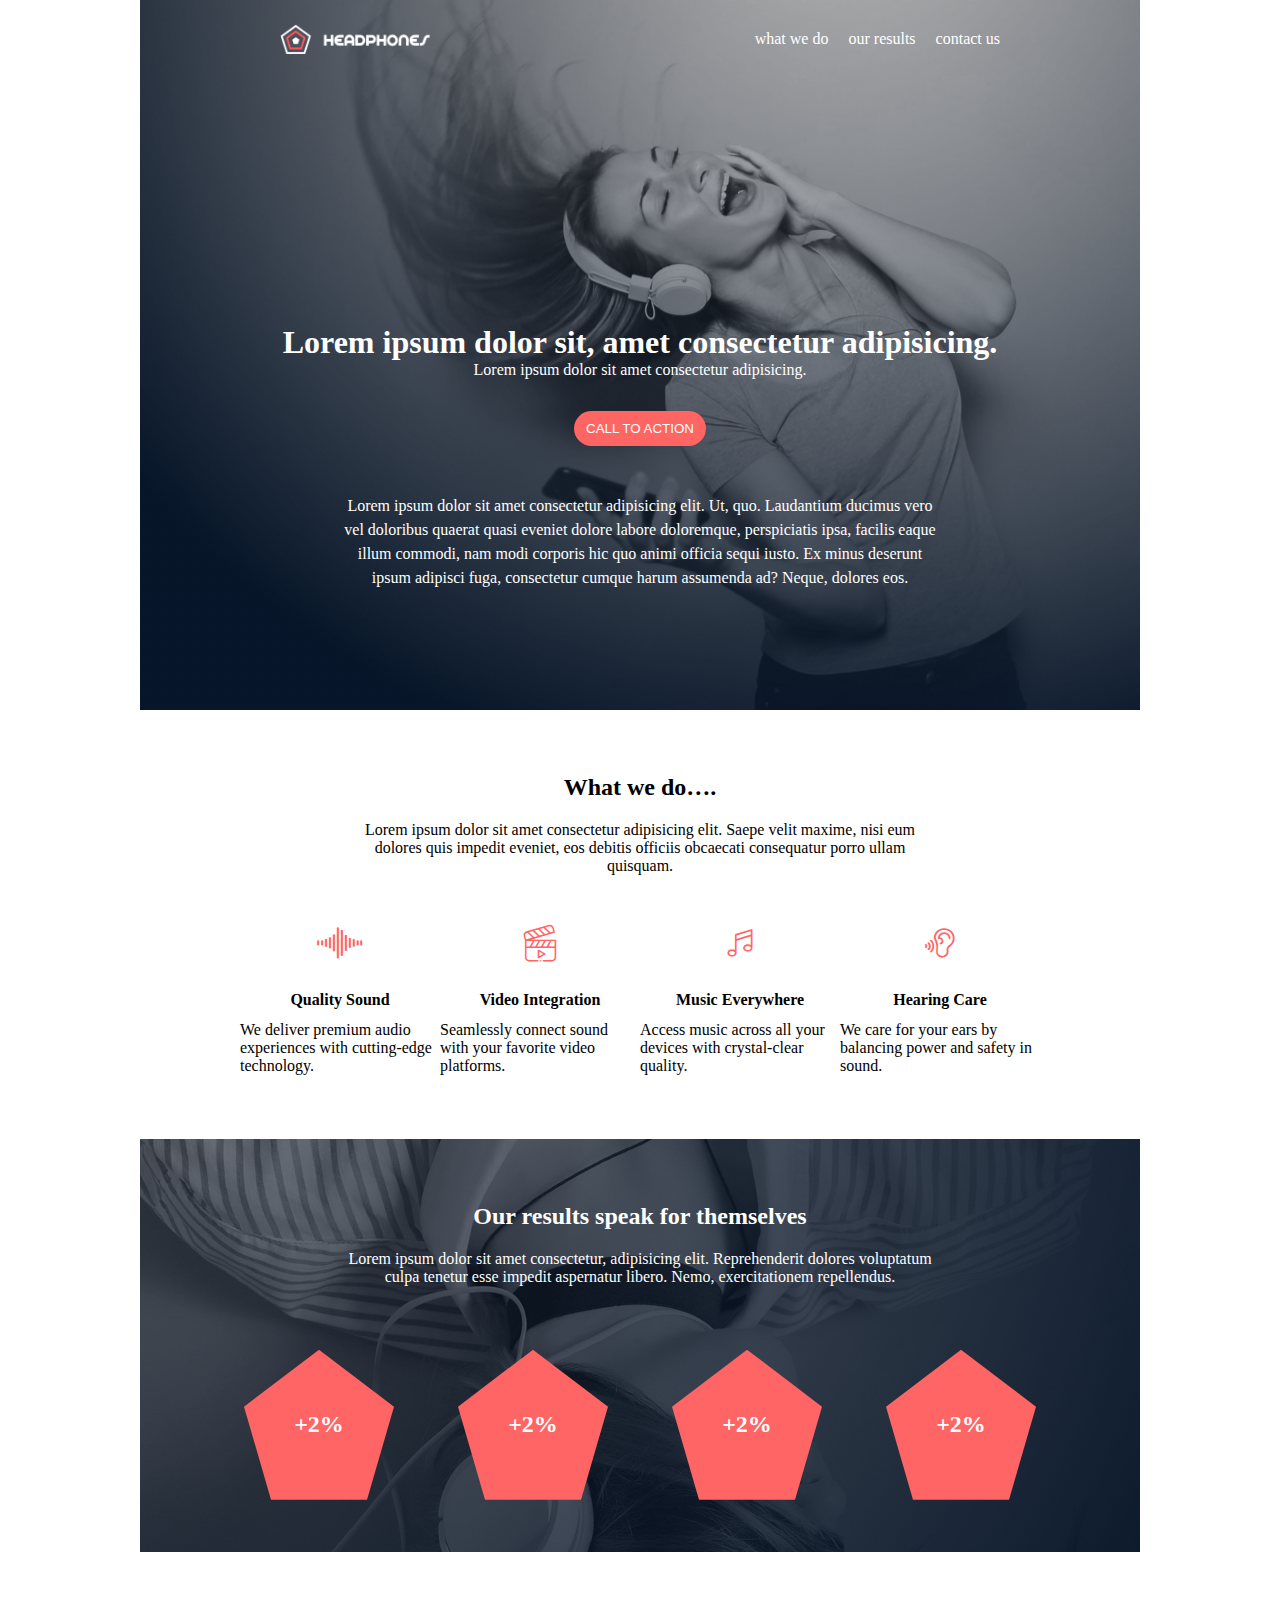
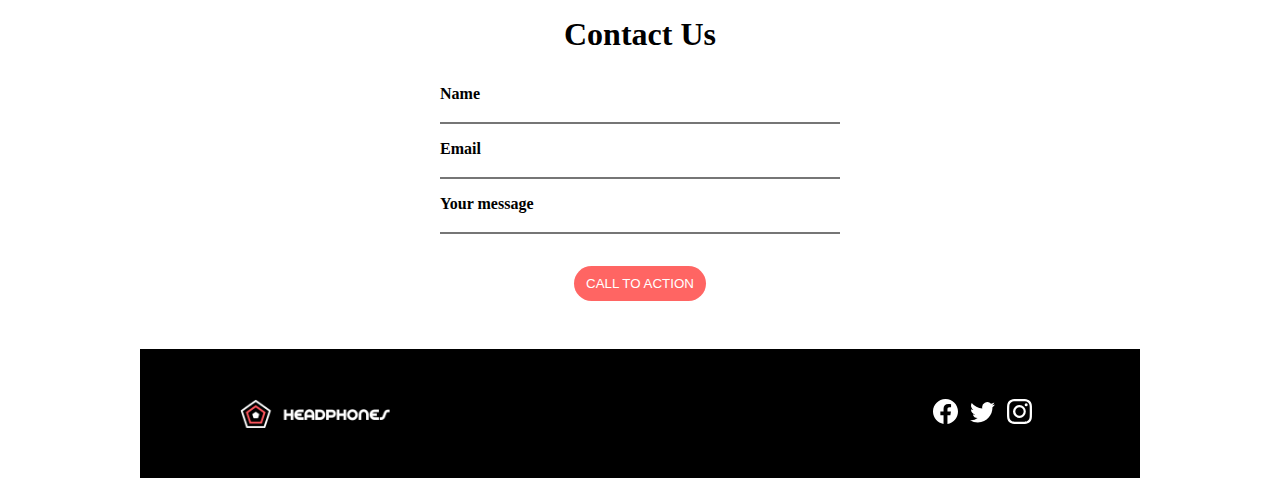
<file: headphones/6-index.html>
<!DOCTYPE html>
<html lang="en">
  <head>
    <meta charset="UTF-8" />
    <meta name="viewport" content="width=device-width, initial-scale=1.0" />
    <title>HEADPHONES PROJECT</title>
    <link
      rel="shortcut icon"
      href="assets/images/favicon.ico"
      type="image/x-icon"
    />
    <link rel="stylesheet" href="6-styles.css" />
    <link rel="stylesheet" href="style.css" />
  </head>

  <body>
    <header>
      <nav>
        <img src="assets/images/logo_headphones.png" alt="logo" class="logo" />
        <ul class="nav-list">
          <li><a href="" class="link">what we do</a></li>
          <li><a href="" class="link">our results</a></li>
          <li><a href="" class="link">contact us</a></li>
        </ul>
      </nav>
      <section class="hero-1">
        <div class="title">
          <h1>Lorem ipsum dolor sit, amet consectetur adipisicing.</h1>
          <p>Lorem ipsum dolor sit amet consectetur adipisicing.</p>
        </div>
        <button class="action">CALL TO ACTION</button>
        <div class="content">
          <p>
            Lorem ipsum dolor sit amet consectetur adipisicing elit. Ut, quo.
            Laudantium ducimus vero vel doloribus quaerat quasi eveniet dolore
            labore doloremque, perspiciatis ipsa, facilis eaque illum commodi,
            nam modi corporis hic quo animi officia sequi iusto. Ex minus
            deserunt ipsum adipisci fuga, consectetur cumque harum assumenda ad?
            Neque, dolores eos.
          </p>
        </div>
      </section>
    </header>
    <main>
      <section class="mandate">
        <h2>What we do….</h2>

        <div class="content">
          Lorem ipsum dolor sit amet consectetur adipisicing elit. Saepe velit
          maxime, nisi eum dolores quis impedit eveniet, eos debitis officiis
          obcaecati consequatur porro ullam quisquam.
        </div>

        <div class="items-container">
          <div class="item">
            <span class="icon holberton_school-icon-ic_sound"></span>
            <h4>Quality Sound</h4>
            <p>
              We deliver premium audio experiences with cutting-edge technology.
            </p>
          </div>

          <div class="item">
            <span class="icon holberton_school-icon-ic_video"></span>
            <h4>Video Integration</h4>
            <p>Seamlessly connect sound with your favorite video platforms.</p>
          </div>

          <div class="item">
            <span class="icon holberton_school-icon-ic_music"></span>
            <h4>Music Everywhere</h4>
            <p>
              Access music across all your devices with crystal-clear quality.
            </p>
          </div>

          <div class="item">
            <span class="icon holberton_school-icon-ic_hearing"></span>
            <h4>Hearing Care</h4>
            <p>We care for your ears by balancing power and safety in sound.</p>
          </div>
        </div>
      </section>

      <section class="results">
        <h2>Our results speak for themselves</h2>
        <div class="content">
          Lorem ipsum dolor sit amet consectetur, adipisicing elit.
          Reprehenderit dolores voluptatum culpa tenetur esse impedit aspernatur
          libero. Nemo, exercitationem repellendus.
        </div>
        <div class="results-container">
          <div class="pentagon">
            <span>+2%</span>
          </div>
          <div class="pentagon">
            <span>+2%</span>
          </div>
          <div class="pentagon">
            <span>+2%</span>
          </div>
          <div class="pentagon">
            <span>+2%</span>
          </div>
        </div>
      </section>

      <section class="contact">
        <h1>Contact Us</h1>
        <form action="" class="form">
          <div class="form-group">
            <label for=""> Name </label>
            <input type="text" />
          </div>
          <div class="form-group">
            <label for=""> Email </label>
            <input type="text" />
          </div>
          <div class="form-group">
            <label for=""> Your message </label>
            <input type="text" />
          </div>

          <div class="center">
            <button class="action">CALL TO ACTION</button>
          </div>
        </form>
      </section>
    </main>
    <footer>
      <img src="assets/images/logo_headphones.png" alt="" />
      <div class="socials">
        <svg
          xmlns="http://www.w3.org/2000/svg"
          width="16"
          height="16"
          fill="currentColor"
          class="bi bi-facebook"
          viewBox="0 0 16 16"
        >
          <path
            d="M16 8.049c0-4.446-3.582-8.05-8-8.05C3.58 0-.002 3.603-.002 8.05c0 4.017 2.926 7.347 6.75 7.951v-5.625h-2.03V8.05H6.75V6.275c0-2.017 1.195-3.131 3.022-3.131.876 0 1.791.157 1.791.157v1.98h-1.009c-.993 0-1.303.621-1.303 1.258v1.51h2.218l-.354 2.326H9.25V16c3.824-.604 6.75-3.934 6.75-7.951"
          />
        </svg>
        <svg
          xmlns="http://www.w3.org/2000/svg"
          width="16"
          height="16"
          fill="currentColor"
          class="bi bi-twitter"
          viewBox="0 0 16 16"
        >
          <path
            d="M5.026 15c6.038 0 9.341-5.003 9.341-9.334q.002-.211-.006-.422A6.7 6.7 0 0 0 16 3.542a6.7 6.7 0 0 1-1.889.518 3.3 3.3 0 0 0 1.447-1.817 6.5 6.5 0 0 1-2.087.793A3.286 3.286 0 0 0 7.875 6.03a9.32 9.32 0 0 1-6.767-3.429 3.29 3.29 0 0 0 1.018 4.382A3.3 3.3 0 0 1 .64 6.575v.045a3.29 3.29 0 0 0 2.632 3.218 3.2 3.2 0 0 1-.865.115 3 3 0 0 1-.614-.057 3.28 3.28 0 0 0 3.067 2.277A6.6 6.6 0 0 1 .78 13.58a6 6 0 0 1-.78-.045A9.34 9.34 0 0 0 5.026 15"
          />
        </svg>
        <svg
          xmlns="http://www.w3.org/2000/svg"
          width="16"
          height="16"
          fill="currentColor"
          class="bi bi-instagram"
          viewBox="0 0 16 16"
        >
          <path
            d="M8 0C5.829 0 5.556.01 4.703.048 3.85.088 3.269.222 2.76.42a3.9 3.9 0 0 0-1.417.923A3.9 3.9 0 0 0 .42 2.76C.222 3.268.087 3.85.048 4.7.01 5.555 0 5.827 0 8.001c0 2.172.01 2.444.048 3.297.04.852.174 1.433.372 1.942.205.526.478.972.923 1.417.444.445.89.719 1.416.923.51.198 1.09.333 1.942.372C5.555 15.99 5.827 16 8 16s2.444-.01 3.298-.048c.851-.04 1.434-.174 1.943-.372a3.9 3.9 0 0 0 1.416-.923c.445-.445.718-.891.923-1.417.197-.509.332-1.09.372-1.942C15.99 10.445 16 10.173 16 8s-.01-2.445-.048-3.299c-.04-.851-.175-1.433-.372-1.941a3.9 3.9 0 0 0-.923-1.417A3.9 3.9 0 0 0 13.24.42c-.51-.198-1.092-.333-1.943-.372C10.443.01 10.172 0 7.998 0zm-.717 1.442h.718c2.136 0 2.389.007 3.232.046.78.035 1.204.166 1.486.275.373.145.64.319.92.599s.453.546.598.92c.11.281.24.705.275 1.485.039.843.047 1.096.047 3.231s-.008 2.389-.047 3.232c-.035.78-.166 1.203-.275 1.485a2.5 2.5 0 0 1-.599.919c-.28.28-.546.453-.92.598-.28.11-.704.24-1.485.276-.843.038-1.096.047-3.232.047s-2.39-.009-3.233-.047c-.78-.036-1.203-.166-1.485-.276a2.5 2.5 0 0 1-.92-.598 2.5 2.5 0 0 1-.6-.92c-.109-.281-.24-.705-.275-1.485-.038-.843-.046-1.096-.046-3.233s.008-2.388.046-3.231c.036-.78.166-1.204.276-1.486.145-.373.319-.64.599-.92s.546-.453.92-.598c.282-.11.705-.24 1.485-.276.738-.034 1.024-.044 2.515-.045zm4.988 1.328a.96.96 0 1 0 0 1.92.96.96 0 0 0 0-1.92m-4.27 1.122a4.109 4.109 0 1 0 0 8.217 4.109 4.109 0 0 0 0-8.217m0 1.441a2.667 2.667 0 1 1 0 5.334 2.667 2.667 0 0 1 0-5.334"
          />
        </svg>
      </div>
    </footer>
  </body>
</html>
</file>
<file: css_advanced/index.css>
*{
    box-sizing: border-box;
    margin: 0;
    padding: 0;
}




header {
    padding: 35px 165px;
}

nav {
    display: flex;
    justify-content: space-between;
}

nav ul {
    display: flex;
    gap: 24px;
    list-style-type: none;
}

 a{
    text-decoration: none;
    font-size: 12px;
    font-weight: bold;
    color: #fff;
 }
 

 h1 {
    font-size: 120px;
    text-align: center;
    margin-bottom: 12px;
 }
 .sub-heading{
    display: flex;
    gap: 48px;
    justify-content: center;
    font-weight: bold;
    font-size: 16px;
    margin-bottom: 48px;
 }
 

 .register-button{
    display: flex;
    justify-content: center;
 }

 .register-button button {
    display: inline-block;
    padding: 14px 18px;
    border-radius: 100px;
    margin-bottom: 15%;
    background-color: #C271FF;
    color: #fff;
    border: none;
 }

 .pros{
    display: flex;
    align-items: center;
    flex-direction: column;
    
 }

 .pros h2 {
    margin-bottom: 64px;
 }

 .pros-info{
    display: flex;
   gap: 180px;
   padding-bottom: 64px;
   
    
 }

 .pros-info img{
    width: 150px;
    height: 150px;
    border-radius: 300px;
 }

 .pros-info-container{
   display: flex;
   flex-direction: column;
   gap: 14px;
   max-width: 150px;
   line-height: 1.8;
 }




 .hero {
   display: flex;
   border: 1px solid;
   justify-content: center;
   align-items: center;
   gap: 32px;
   padding: 64px 0;
   background-color: #C271FF;
   color: #fff;

   img{
      width: 160px;
      height: 160px;
   }

   blockquote{
     margin-bottom: 12px;
     font-size: 18px;
   }

  h3 {
   margin-bottom: 8px;
  }

 }

 
 .advert{

   margin-bottom: 84px;

   h2{
      padding: 64px;
      justify-self: center;
   }
   .advert-container {
   display: flex;
   justify-content: center;
   gap: 24px;
   /* width: 80%;
   margin: 0 auto; */

 }

 .advert-item{
   width: 255px;  
 }

 .advert-item {
   position: relative;
 }

 .play-icon{
   width: 48px;
   height: px;
   position: absolute;
   top: 25%;
   left: 40%;
 }

 .advert-item h3, p {
   padding: 12px 4px;
 }

 .author{
   display: flex;
   align-items: center;
   gap: 8px;
   margin-bottom: 10px;
 }

 .author img {
   border-radius: 50px;
 }

 .author h4, .stars-container p {
   color: #C271FF;
 }
 .stars-container{
   display: flex;
   justify-content: space-between;
   align-items: center;
 }

.stars{
   display: flex;
   gap: 4px;
   color: #C271FF;
}
 }

 .membership{
   display: flex;
   flex-direction: column;
   gap: 48px;
   align-items: center;
   padding: 24px;
   padding-top: 64px;
   background-color: #071629;
   color: #fff;

   .membership-container{
      display: flex;
      gap: 100px;
      margin: 0 25%;
      margin-bottom: 32px;
   }

   .membership-item {
      display: flex;
      flex-direction: column;
      justify-content: center;
      align-items: center;
      gap: 12px;
   }

.membership-item img {
   width: 35px;
}

.membership-item  p{
   text-align: center;
}

 }

 .faq{
   margin: 84px 15%;
   display: flex;
   flex-direction: column;
   gap: 64px;
   justify-content: center;
   align-items: center;

   h2 {
   font-size: 32px;
 }

 .row1, .row2 {
   display:  flex;
   justify-content: space-between;
   width: 100%;

 }

 .row-item{
   width: 400px;
   line-height: 1.7 ;
 }

 }

 .footer{
   padding-top: 64px;
   padding-bottom: 32px;
   display: flex;
   flex-direction: column;
   gap: 32px;
   align-items: center;
   background-color: #071629;
   color: #fff;
 }

 .footer-logo{
   display: flex;
   width: 100%;
   justify-content: space-between;
   padding: 0 20%;
  
 }

 .footer-icons{
   display: flex;
   gap: 12px;

   i{
      font-size: 24px;
   }
 }

 .text-purple{
   color: #C271FF;
 }

 .covered-background{
   background-image: url(assets/background.png);
   color: #fff;
   background-position: center;
   background-repeat: repeat;
 }

  .pros-info-container p, .membership-item p {
   opacity: 0.8;
 }
</file>
<file: css_basic/base.css>
/* Importing webfonts */
/* (If you're learning CSS, you should disregard that) */

@import url(https://fonts.googleapis.com/css?family=Yeseva+One);
@import url(https://fonts.googleapis.com/css?family=Josefin+Sans:400,700,700italic,400italic);


/* CSS reset rules */

html, body {
	height: 100%;
	min-height: 100%;
}
html, body, div, span, applet, object, iframe,
h1, h2, h3, h4, h5, h6, p, blockquote, pre,
a, abbr, acronym, address, big, cite, code,
del, dfn, img, ins, kbd, q, s, samp,
small, strike, sub, sup, tt, var,
b, u, i, center,
dl, dt, dd,
fieldset, form, label, legend,
table, caption, tbody, tfoot, thead, tr, th, td,
article, aside, canvas, details, embed, 
figure, figcaption, footer, header, hgroup, 
menu, nav, output, ruby, section, summary,
time, mark, audio, video {
	margin: 0;
	padding: 0;
	border: 0;
	font-size: 100%;
	font: inherit;
	vertical-align: baseline;
}
/* HTML5 display-role reset for older browsers */
article, aside, details, figcaption, figure, 
footer, header, hgroup, menu, nav, section {
	display: block;
}
body {
	line-height: 1;
}
blockquote, q {
	quotes: none;
}
blockquote:before, blockquote:after,
q:before, q:after {
	content: '';
	content: none;
}
table {
	border-collapse: collapse;
	border-spacing: 0;
}


/* Fonts and colors */

body {
	font-family: 'Josefin Sans', serif;
	color: rgba(0, 0, 0, 0.8);
}
h1, h2, h3, h4, h5, h6, header {
	font-family: 'Yeseva One', sans-serif;
}
article {
}
header {
	border-bottom: 1px solid rgb(221,221,221);
	transition: border-bottom-color 1s ease;
}
header a {
	color: rgba(0, 0, 0, 0.8);
}
aside {
	background: #FAFAFA;
}
aside p {
	border: 1px solid #bbb;
	background: #ddd;
	color: black;
}
footer a {
	color: rgba(0, 0, 0, 0.8);
}
a {
	color: #F80002;
}


/* Positioning and margins */

@media (min-width: 1100px) {
	body {
		width: 1100px;
		margin: 0 auto;
	}
}

article {
	padding: 50px 15px;
}
article > *:first-child {
	margin-top: 0;
}
aside {
	padding: 50px 15px;
}
header .right {
	float: right;
	margin: 0 10px 15px;
}


/* Header */
header {
	padding: 20px 0;
	height: 80px;
}
header ul {
	list-style: none;
	margin: 0;
	padding: 0;
}
header li {
	display: inline;
	vertical-align:middle;
}
header li:first-child {
	margin: 0;
}
header li a {
	margin: 0 10px;
}
header li.logo {
	font-size: 36px;
}
header a {
	text-decoration: none;
}


/* Aside */

aside p {
	border-radius: 10px;
	padding: 20px 20px;
}


/* Footer */

footer {
	padding: 5px 15px;
	height: 80px;
}


/* Text styles and margins */

p {
	margin-bottom: 15px;
}
h1 {
	font-size: 36px;
	margin: 40px 0 20px;
}
h2 {
	font-size: 32px;
	margin: 30px 0 15px;
}
h3 {
	font-size: 28px;
	margin: 25px 0 10px;
}
h4 {
	font-size: 20px;
	font-weight: bold;
	margin: 20px 0 10px;
}
h5 {
	font-size: 18px;
	font-weight: bold;
	margin: 15px 0 10px;
}
h6 {
	font-weight: bold;
	margin: 5px 0;
}

@media (max-width: 800px) {
  body.works_on_smartphone {
  	display: block;
  }
  body.works_on_smartphone main {
  	display: block;
  }
  header .right {
  	float: none;
  }
}
</file>
<file: css_basic/styles.css>
body{
    display: flex;
    flex-direction: column;
}

main{
    display: flex;
    flex-direction: row;
    flex: auto;

}

article {
    flex: 2;
    overflow-y: auto
}

aside {
    flex: 1;
    overflow-y: auto
}

.section{
    box-shadow: 0 4px 20px ;
    padding: 40px;
    border-radius: 20px;
}

.sibling + p{
    font-size: 24px;
    font-weight: 500;
    
}
</file>
<file: headphones/0-styles.css>
*{
    margin: 0;
    padding: 0;
    box-sizing: border-box;
}
</file>
<file: headphones/1-styles.css>
*{
    margin: 0;
    padding: 0;
    box-sizing: border-box;
}

body{
    max-width: 1000px;
    margin: 0 auto;

}

header{
    padding: 24px 14% 120px 14%;
    background-image: url(assets/images/headphones_hero_1.jpg);
    background-repeat: no-repeat;
    /* background-size: cover; */
    /* background-position: center; */  
    color: #fff;
}

nav{
    display: flex;
    justify-content: space-between;
    align-items: center;
    margin-bottom: 270px;
}

.logo{
       width: 150px;
       height: auto;
    }

.nav-list{
    display: flex;
    list-style-type: none;
    gap: 20px;
}

.nav-list li {

    
}

.link{
 text-decoration: none;
    color: #fff;
}
a:link{
   
}

a:visited{

}
a:hover{
color: #FF6565;
}
a:active{

}

.hero-1 {
  text-align: center;
}

  .hero-1 .title{
    margin-bottom: 32px;
  }

  .hero-1 .action{
    margin-bottom: 48px;
    padding: 10px 12px;
    border-radius: 50px;
    border: none;
    background-color: #ff6563;
    color: #fff;
  }

  .hero-1 .action:hover {
opacity: 0.9
  }
  .hero-1 .content{
    max-width: 600px;
    margin: 0 auto;
    line-height: 1.5;
  }

  .mandate{
    display: flex;
    flex-direction: column;
    align-items: center;
    gap: 20px;
    margin-top: 64px;
    margin-bottom: 64px;
  }

.icon {
  font-family: 'holberton_school-icon'; /* comes from style.css */
  font-size: 48px;     /* make it bigger */
  color: #FF6565;      /* change color */
  display: inline-block;
  margin-bottom: 12px; /* spacing under the icon */
  text-align: center;
}

.content{
    max-width: 60%;
    text-align: center;
    margin-bottom: 24px;
}
.items-container{
    display: grid;
    grid-template-columns: repeat(4,1fr);
   
}

.item{
    width: 200px;
    display: flex;
    flex-direction: column;
    justify-content: center;
    align-items: center;
    gap: 12px;
}

  @media(max-width: 900px){
 .items-container{
        grid-template-columns: repeat(2,1fr);
        gap:48px
    }
  }
  
  @media (max-width: 480px){
    header{
            padding: 24px 14% 120px 5%;
    }
    .nav-list{
        display: none;
    }
    .items-container{
        grid-template-columns: 1fr
    }
  }







/* header{
    background-image: url(assets/images/headphones_hero_1.jpg);
} */
</file>
<file: headphones/style.css>
@font-face {
  font-family: 'holberton_school-icon';
  src:  url('fonts/holberton_school-icon.eot?sq4eq4');
  src:  url('fonts/holberton_school-icon.eot?sq4eq4#iefix') format('embedded-opentype'),
    url('fonts/holberton_school-icon.ttf?sq4eq4') format('truetype'),
    url('fonts/holberton_school-icon.woff?sq4eq4') format('woff'),
    url('fonts/holberton_school-icon.svg?sq4eq4#holberton_school-icon') format('svg');
  font-weight: normal;
  font-style: normal;
  font-display: block;
}

[class^="holberton_school-icon-"], [class*=" holberton_school-icon-"] {
  /* use !important to prevent issues with browser extensions that change fonts */
  font-family: 'holberton_school-icon' !important;
  speak: none;
  font-style: normal;
  font-weight: normal;
  font-variant: normal;
  text-transform: none;
  line-height: 1;

  /* Better Font Rendering =========== */
  -webkit-font-smoothing: antialiased;
  -moz-osx-font-smoothing: grayscale;
}

.holberton_school-icon-arrow_1:before {
  content: "\e900";
}
.holberton_school-icon-arrow_2:before {
  content: "\e901";
}
.holberton_school-icon-arrow_3:before {
  content: "\e902";
}
.holberton_school-icon-arrow_4:before {
  content: "\e903";
}
.holberton_school-icon-arrow_5:before {
  content: "\e904";
}
.holberton_school-icon-check:before {
  content: "\e905";
}
.holberton_school-icon-ic_bag:before {
  content: "\e906";
}
.holberton_school-icon-ic_cart:before {
  content: "\e907";
}
.holberton_school-icon-ic_facebook:before {
  content: "\e908";
}
.holberton_school-icon-ic_hearing:before {
  content: "\e909";
}
.holberton_school-icon-ic_instagram:before {
  content: "\e90a";
}
.holberton_school-icon-ic_laptop:before {
  content: "\e90b";
}
.holberton_school-icon-ic_money:before {
  content: "\e90c";
}
.holberton_school-icon-ic_music:before {
  content: "\e90d";
}
.holberton_school-icon-ic_sound:before {
  content: "\e90e";
}
.holberton_school-icon-ic_twitter:before {
  content: "\e90f";
}
.holberton_school-icon-ic_video:before {
  content: "\e910";
}
.holberton_school-icon-menu:before {
  content: "\e911";
}
.holberton_school-icon-search_1:before {
  content: "\e912";
}
.holberton_school-icon-search_2:before {
  content: "\e913";
}
.holberton_school-icon-star:before {
  content: "\e914";
}
</file>
<file: headphones/2-styles.css>
*{
    margin: 0;
    padding: 0;
    box-sizing: border-box;
}

body{
    max-width: 1000px;
    margin: 0 auto;

}

header{
    padding: 24px 14% 120px 14%;
    background-image: url(assets/images/headphones_hero_1.jpg);
    background-repeat: no-repeat;
    /* background-size: cover; */
    /* background-position: center; */  
    color: #fff;
}

nav{
    display: flex;
    justify-content: space-between;
    align-items: center;
    margin-bottom: 270px;
}

.logo{
       width: 150px;
       height: auto;
    }

.nav-list{
    display: flex;
    list-style-type: none;
    gap: 20px;
}

.nav-list li {

    
}

.link{
 text-decoration: none;
    color: #fff;
}
a:link{
   
}

a:visited{

}
a:hover{
color: #FF6565;
}
a:active{

}

.hero-1 {
  text-align: center;
}

  .hero-1 .title{
    margin-bottom: 32px;
  }

  .hero-1 .action{
    margin-bottom: 48px;
    padding: 10px 12px;
    border-radius: 50px;
    border: none;
    background-color: #ff6563;
    color: #fff;
  }

  .hero-1 .action:hover {
opacity: 0.9
  }
  .hero-1 .content{
    max-width: 600px;
    margin: 0 auto;
    line-height: 1.5;
  }

  .mandate{
    display: flex;
    flex-direction: column;
    align-items: center;
    gap: 20px;
    margin-top: 64px;
    margin-bottom: 64px;
  }

.icon {
  font-family: 'holberton_school-icon'; /* comes from style.css */
  font-size: 48px;     /* make it bigger */
  color: #FF6565;      /* change color */
  display: inline-block;
  margin-bottom: 12px; /* spacing under the icon */
  text-align: center;
}

.content{
    max-width: 60%;
    text-align: center;
    margin-bottom: 24px;
}
.items-container{
    display: grid;
    grid-template-columns: repeat(4,1fr);
   
}

.item{
    width: 200px;
    display: flex;
    flex-direction: column;
    justify-content: center;
    align-items: center;
    gap: 12px;
}

.results{
   display: flex;
    flex-direction: column;
    align-items: center;
    gap: 20px;
    margin-top: 64px;
    margin-bottom: 64px;
   padding-top: 64px;
   padding-bottom: 32px;
    color: #fff;
    background-image: url(assets/images/headphones_hero_2.jpg);
    background-repeat: no-repeat;
}

.results-container{
  display: grid;
  grid-template-columns: repeat(4,1fr);
  gap: 64px;
}

.item-image{
  width: 150px;
}



  @media(max-width: 900px){
 .items-container, .results-container{
        grid-template-columns: repeat(2,1fr);
        gap:48px
    }


  }
  
  @media (max-width: 480px){
    header{
            padding: 24px 14% 120px 5%;
    }
    .nav-list{
        display: none;
    }
    .items-container, .results-container{
        grid-template-columns: 1fr
    }
  }







/* header{
    background-image: url(assets/images/headphones_hero_1.jpg);
} */
</file>
<file: headphones/3-styles.css>
*{
    margin: 0;
    padding: 0;
    box-sizing: border-box;
}

body{
    max-width: 1000px;
    margin: 0 auto;

}

header{
    padding: 24px 14% 120px 14%;
    background-image: url(assets/images/headphones_hero_1.jpg);
    background-repeat: no-repeat;
    /* background-size: cover; */
    /* background-position: center; */  
    color: #fff;
}

nav{
    display: flex;
    justify-content: space-between;
    align-items: center;
    margin-bottom: 270px;
}

.logo{
       width: 150px;
       height: auto;
    }

.nav-list{
    display: flex;
    list-style-type: none;
    gap: 20px;
}

.nav-list li {

    
}

.link{
 text-decoration: none;
    color: #fff;
}
a:link{
   
}

a:visited{

}
a:hover{
color: #FF6565;
}
a:active{

}

.hero-1 {
  text-align: center;
}

  .hero-1 .title{
    margin-bottom: 32px;
  }

   .action{
    margin-bottom: 48px;
    padding: 10px 12px;
    border-radius: 50px;
    border: none;
    background-color: #ff6563;
    color: #fff;
  }

  .hero-1 .action:hover {
opacity: 0.9
  }
  .hero-1 .content{
    max-width: 600px;
    margin: 0 auto;
    line-height: 1.5;
  }

  .mandate{
    display: flex;
    flex-direction: column;
    align-items: center;
    gap: 20px;
    margin-top: 64px;
    margin-bottom: 64px;
  }

.icon {
  font-family: 'holberton_school-icon'; /* comes from style.css */
  font-size: 48px;     /* make it bigger */
  color: #FF6565;      /* change color */
  display: inline-block;
  margin-bottom: 12px; /* spacing under the icon */
  text-align: center;
}

.content{
    max-width: 60%;
    text-align: center;
    margin-bottom: 24px;
}
.items-container{
    display: grid;
    grid-template-columns: repeat(4,1fr);
   
}

.item{
    width: 200px;
    display: flex;
    flex-direction: column;
    justify-content: center;
    align-items: center;
    gap: 12px;
}

.results{
   display: flex;
    flex-direction: column;
    align-items: center;
    gap: 20px;
    margin-top: 64px;
    margin-bottom: 64px;
   padding-top: 64px;
   padding-bottom: 32px;
    color: #fff;
    background-image: url(assets/images/headphones_hero_2.jpg);
    background-repeat: no-repeat;
}

.results-container{
  display: grid;
  grid-template-columns: repeat(4,1fr);
  gap: 64px;
}

.item-image{
  width: 150px;
}

.contact{
display: flex;
flex-direction: column;
gap: 32px;
justify-content: center;
align-items: center;
}

.form{
    width: 400px;
}

label{
    font-weight: bold;
}
input{
border-top: none;
border-left: none;
border-right: none;
}

.form-group{
display: flex;
flex-direction: column;
gap: 4px;
margin-bottom: 16px;
}

.center{
    display: flex;
    justify-content: center;
    margin-top: 32px;
}



  @media(max-width: 900px){
 .items-container, .results-container{
        grid-template-columns: repeat(2,1fr);
        gap:48px
    }


  }
  
  @media (max-width: 480px){
    header{
            padding: 24px 14% 120px 5%;
    }
    .nav-list{
        display: none;
    }
    .items-container, .results-container{
        grid-template-columns: 1fr
    }
    .form{
    width: 200px;
}
  }







/* header{
    background-image: url(assets/images/headphones_hero_1.jpg);
} */
</file>
<file: headphones/4-styles.css>
*{
    margin: 0;
    padding: 0;
    box-sizing: border-box;
}

body{
    max-width: 1000px;
    margin: 0 auto;

}

header{
    padding: 24px 14% 120px 14%;
    background-image: url(assets/images/headphones_hero_1.jpg);
    background-repeat: no-repeat;
    /* background-size: cover; */
    /* background-position: center; */  
    color: #fff;
}

nav{
    display: flex;
    justify-content: space-between;
    align-items: center;
    margin-bottom: 270px;
}

.logo{
       width: 150px;
       height: auto;
    }

.nav-list{
    display: flex;
    list-style-type: none;
    gap: 20px;
}

.nav-list li {

    
}

.link{
 text-decoration: none;
    color: #fff;
}
a:link{
   
}

a:visited{

}
a:hover{
color: #FF6565;
}
a:active{

}

.hero-1 {
  text-align: center;
}

  .hero-1 .title{
    margin-bottom: 32px;
  }

   .action{
    margin-bottom: 48px;
    padding: 10px 12px;
    border-radius: 50px;
    border: none;
    background-color: #ff6563;
    color: #fff;
  }

  .hero-1 .action:hover {
opacity: 0.9
  }
  .hero-1 .content{
    max-width: 600px;
    margin: 0 auto;
    line-height: 1.5;
  }

  .mandate{
    display: flex;
    flex-direction: column;
    align-items: center;
    gap: 20px;
    margin-top: 64px;
    margin-bottom: 64px;
  }

.icon {
  font-family: 'holberton_school-icon'; /* comes from style.css */
  font-size: 48px;     /* make it bigger */
  color: #FF6565;      /* change color */
  display: inline-block;
  margin-bottom: 12px; /* spacing under the icon */
  text-align: center;
}

.content{
    max-width: 60%;
    text-align: center;
    margin-bottom: 24px;
}
.items-container{
    display: grid;
    grid-template-columns: repeat(4,1fr);
   
}

.item{
    width: 200px;
    display: flex;
    flex-direction: column;
    justify-content: center;
    align-items: center;
    gap: 12px;
}

.results{
   display: flex;
    flex-direction: column;
    align-items: center;
    gap: 20px;
    margin-top: 64px;
    margin-bottom: 64px;
   padding-top: 64px;
   padding-bottom: 32px;
    color: #fff;
    background-image: url(assets/images/headphones_hero_2.jpg);
    background-repeat: no-repeat;
}

.results-container{
  display: grid;
  grid-template-columns: repeat(4,1fr);
  gap: 64px;
}

.item-image{
  width: 150px;
}

.contact{
display: flex;
flex-direction: column;
gap: 32px;
justify-content: center;
align-items: center;
}

.form{
    width: 400px;
}

label{
    font-weight: bold;
}
input{
border-top: none;
border-left: none;
border-right: none;
}

.form-group{
display: flex;
flex-direction: column;
gap: 4px;
margin-bottom: 16px;
}

.center{
    display: flex;
    justify-content: center;
    margin-top: 32px;
}

footer{
  background-color: black;
  padding: 5% 10%;
  display: flex;
  justify-content: space-between;
}

footer img {
  width: 150px;
}
.socials svg {
fill: #fff;
width: 25px;
height: 25px;
margin-right: 8px;
}



  @media(max-width: 900px){
 .items-container, .results-container{
        grid-template-columns: repeat(2,1fr);
        gap:48px
    }


  }
  
  @media (max-width: 480px){
    header{
            padding: 24px 14% 120px 5%;
    }
    .nav-list{
        display: none;
    }
    .items-container, .results-container{
        grid-template-columns: 1fr
    }
    .form{
    width: 200px;
}
footer{display: block;}
  }







/* header{
    background-image: url(assets/images/headphones_hero_1.jpg);
} */
</file>
<file: headphones/6-styles.css>
*{
    margin: 0;
    padding: 0;
    box-sizing: border-box;
}

body{
    max-width: 1000px;
    margin: 0 auto;

}

header{
    padding: 24px 14% 120px 14%;
    background-image: url(assets/images/headphones_hero_1.jpg);
    background-repeat: no-repeat;
    /* background-size: cover; */
    /* background-position: center; */  
    color: #fff;
}

nav{
    display: flex;
    justify-content: space-between;
    align-items: center;
    margin-bottom: 270px;
}

.logo{
       width: 150px;
       height: auto;
    }

.nav-list{
    display: flex;
    list-style-type: none;
    gap: 20px;
}

.nav-list li {

    
}

.link{
 text-decoration: none;
    color: #fff;
}
a:link{
   
}

a:visited{

}
a:hover{
color: #FF6565;
}
a:active{

}

.hero-1 {
  text-align: center;
}

  .hero-1 .title{
    margin-bottom: 32px;
  }

   .action{
    margin-bottom: 48px;
    padding: 10px 12px;
    border-radius: 50px;
    border: none;
    background-color: #ff6563;
    color: #fff;
  }

  .hero-1 .action:hover {
opacity: 0.9
  }
  .hero-1 .content{
    max-width: 600px;
    margin: 0 auto;
    line-height: 1.5;
  }

  .mandate{
    display: flex;
    flex-direction: column;
    align-items: center;
    gap: 20px;
    margin-top: 64px;
    margin-bottom: 64px;
  }

.icon {
  font-family: 'holberton_school-icon'; /* comes from style.css */
  font-size: 48px;     /* make it bigger */
  color: #FF6565;      /* change color */
  display: inline-block;
  margin-bottom: 12px; /* spacing under the icon */
  text-align: center;
}

.content{
    max-width: 60%;
    text-align: center;
    margin-bottom: 24px;
}
.items-container{
    display: grid;
    grid-template-columns: repeat(4,1fr);
   
}

.item{
    width: 200px;
    display: flex;
    flex-direction: column;
    justify-content: center;
    align-items: center;
    gap: 12px;
}

.results{
   display: flex;
    flex-direction: column;
    align-items: center;
    gap: 20px;
    margin-top: 64px;
    margin-bottom: 64px;
   padding-top: 64px;
   padding-bottom: 32px;
    color: #fff;
    background-image: url(assets/images/headphones_hero_2.jpg);
    background-repeat: no-repeat;
}

.results-container{
  display: grid;
  grid-template-columns: repeat(4,1fr);
  gap: 64px;
}

.item-image{
  width: 150px;
}

.contact{
display: flex;
flex-direction: column;
gap: 32px;
justify-content: center;
align-items: center;
}

.form{
    width: 400px;
}

label{
    font-weight: bold;
}
input{
border-top: none;
border-left: none;
border-right: none;
}

.form-group{
display: flex;
flex-direction: column;
gap: 4px;
margin-bottom: 16px;
}

.center{
    display: flex;
    justify-content: center;
    margin-top: 32px;
}

footer{
  background-color: black;
  padding: 5% 10%;
  display: flex;
  justify-content: space-between;
}

footer img {
  width: 150px;
}
.socials svg {
fill: #fff;
width: 25px;
height: 25px;
margin-right: 8px;
}

.pentagon {
  width: 150px;
  height: 150px;
  background: #ff6565; /* red fill */
  clip-path: polygon(50% 0%, 100% 38%, 82% 100%, 18% 100%, 0% 38%);
  margin: 20px auto;

  display: flex;
  justify-content: center;
  align-items: center;
  font-size: 24px;
  font-weight: bold;
  color: #fff; /* white text */
}




  @media(max-width: 900px){
 .items-container, .results-container{
        grid-template-columns: repeat(2,1fr);
        gap:48px
    }


  }
  
  @media (max-width: 480px){
    header{
            padding: 24px 14% 120px 5%;
    }
    .nav-list{
        display: none;
    }
    .items-container, .results-container{
        grid-template-columns: 1fr
    }
    .form{
    width: 200px;
}
footer{display: block;}
  }







/* header{
    background-image: url(assets/images/headphones_hero_1.jpg);
} */
</file>
